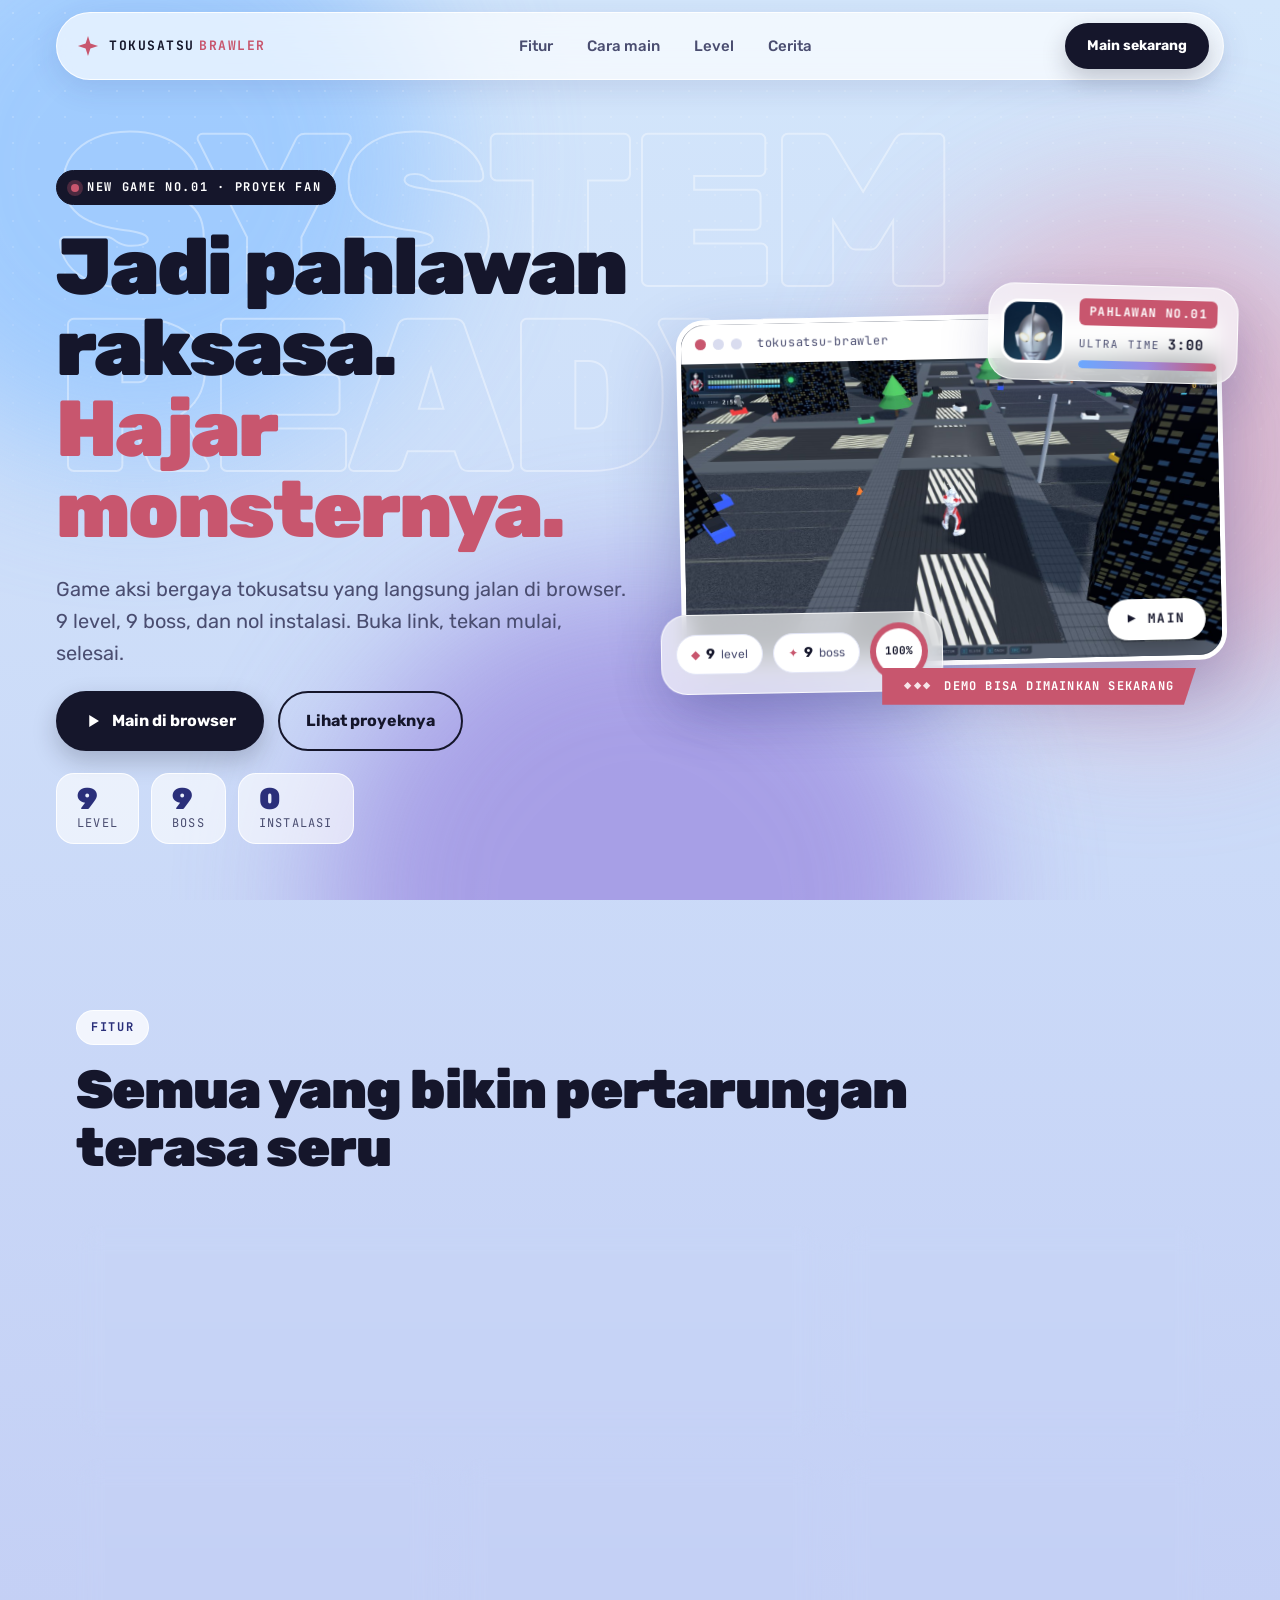
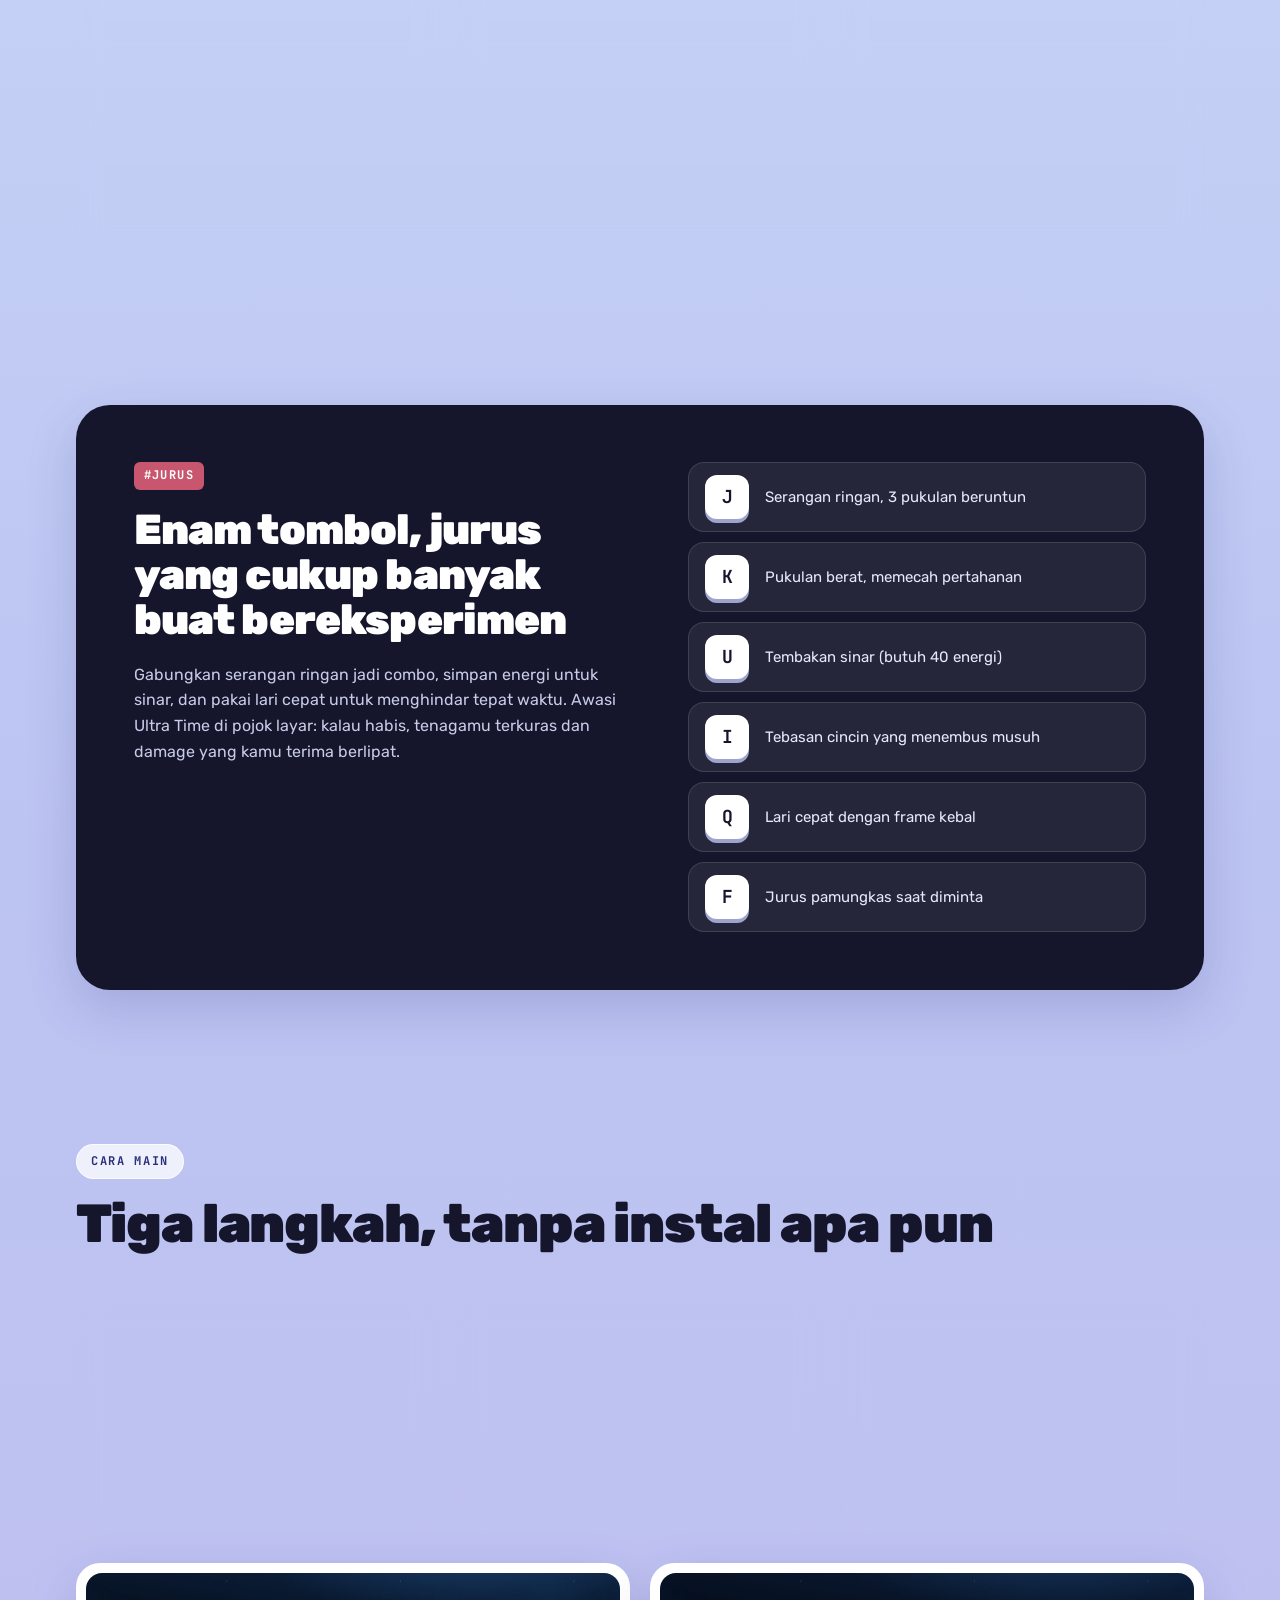
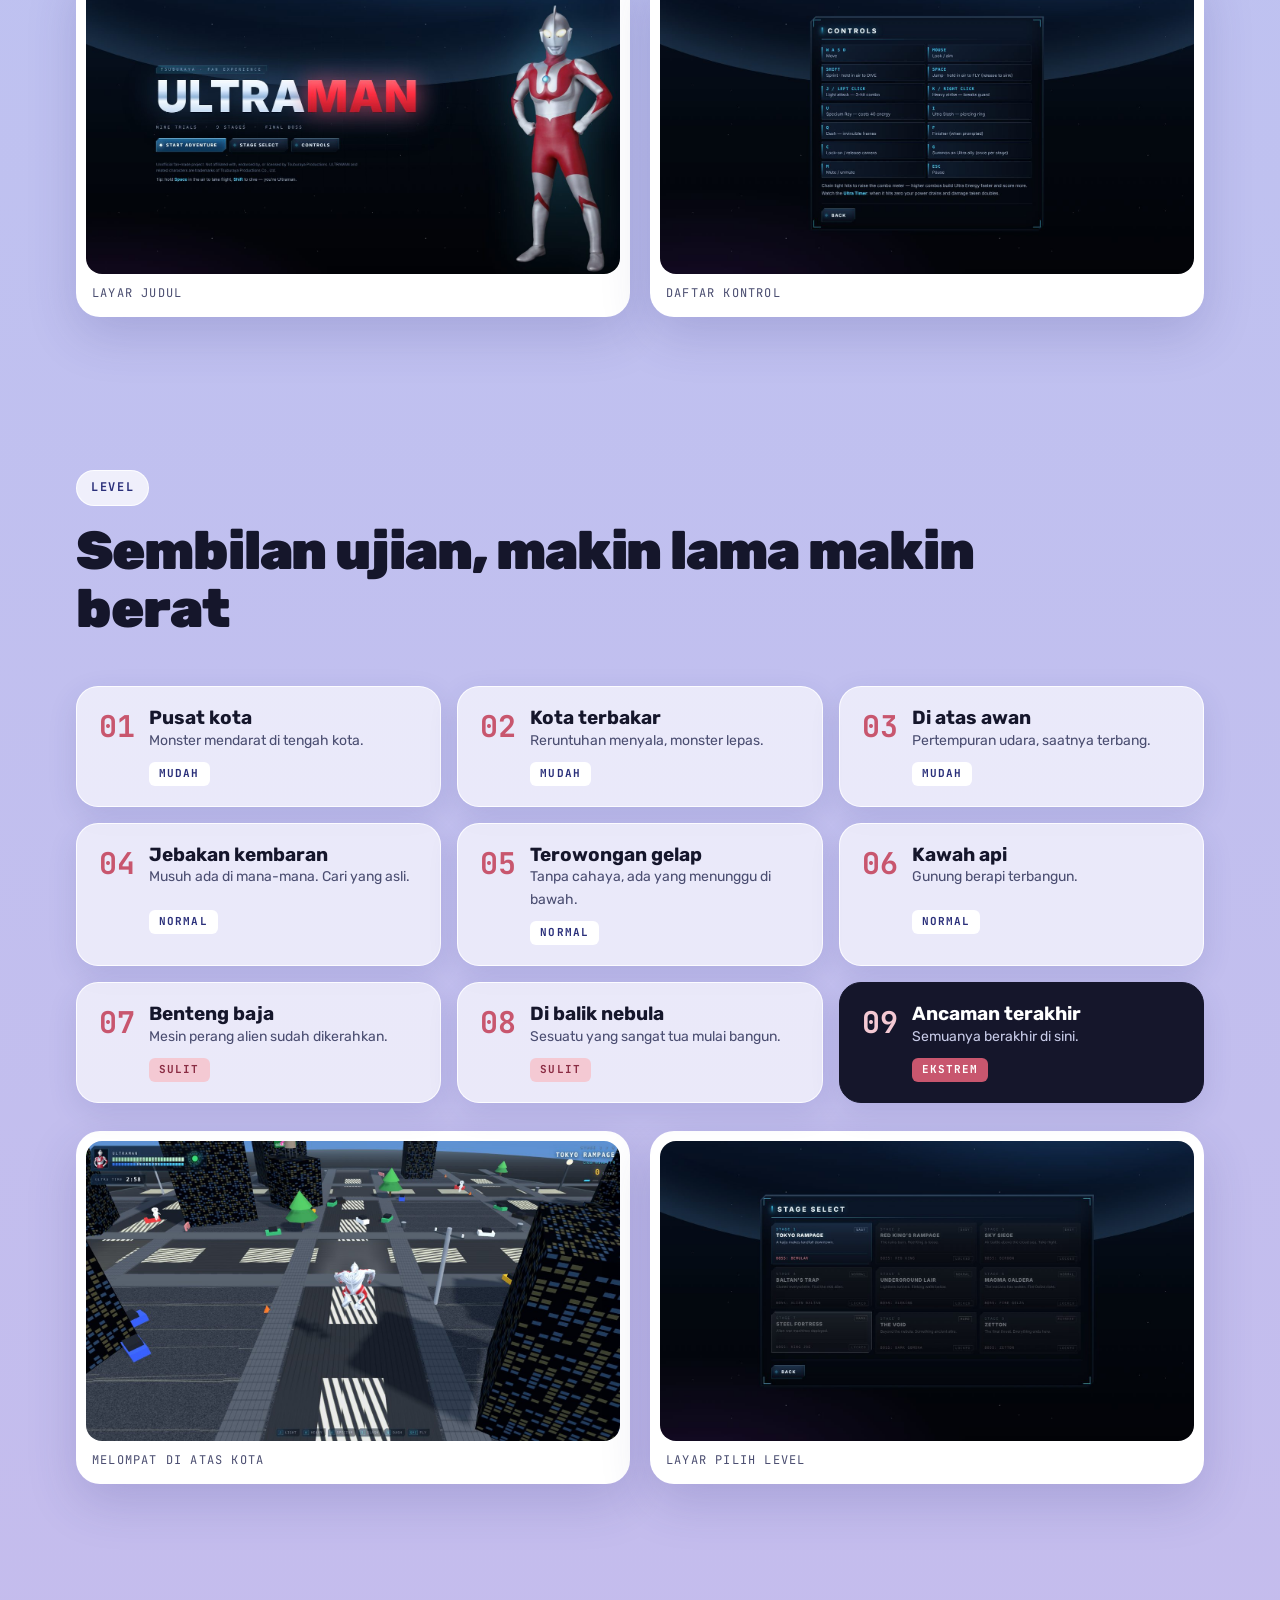
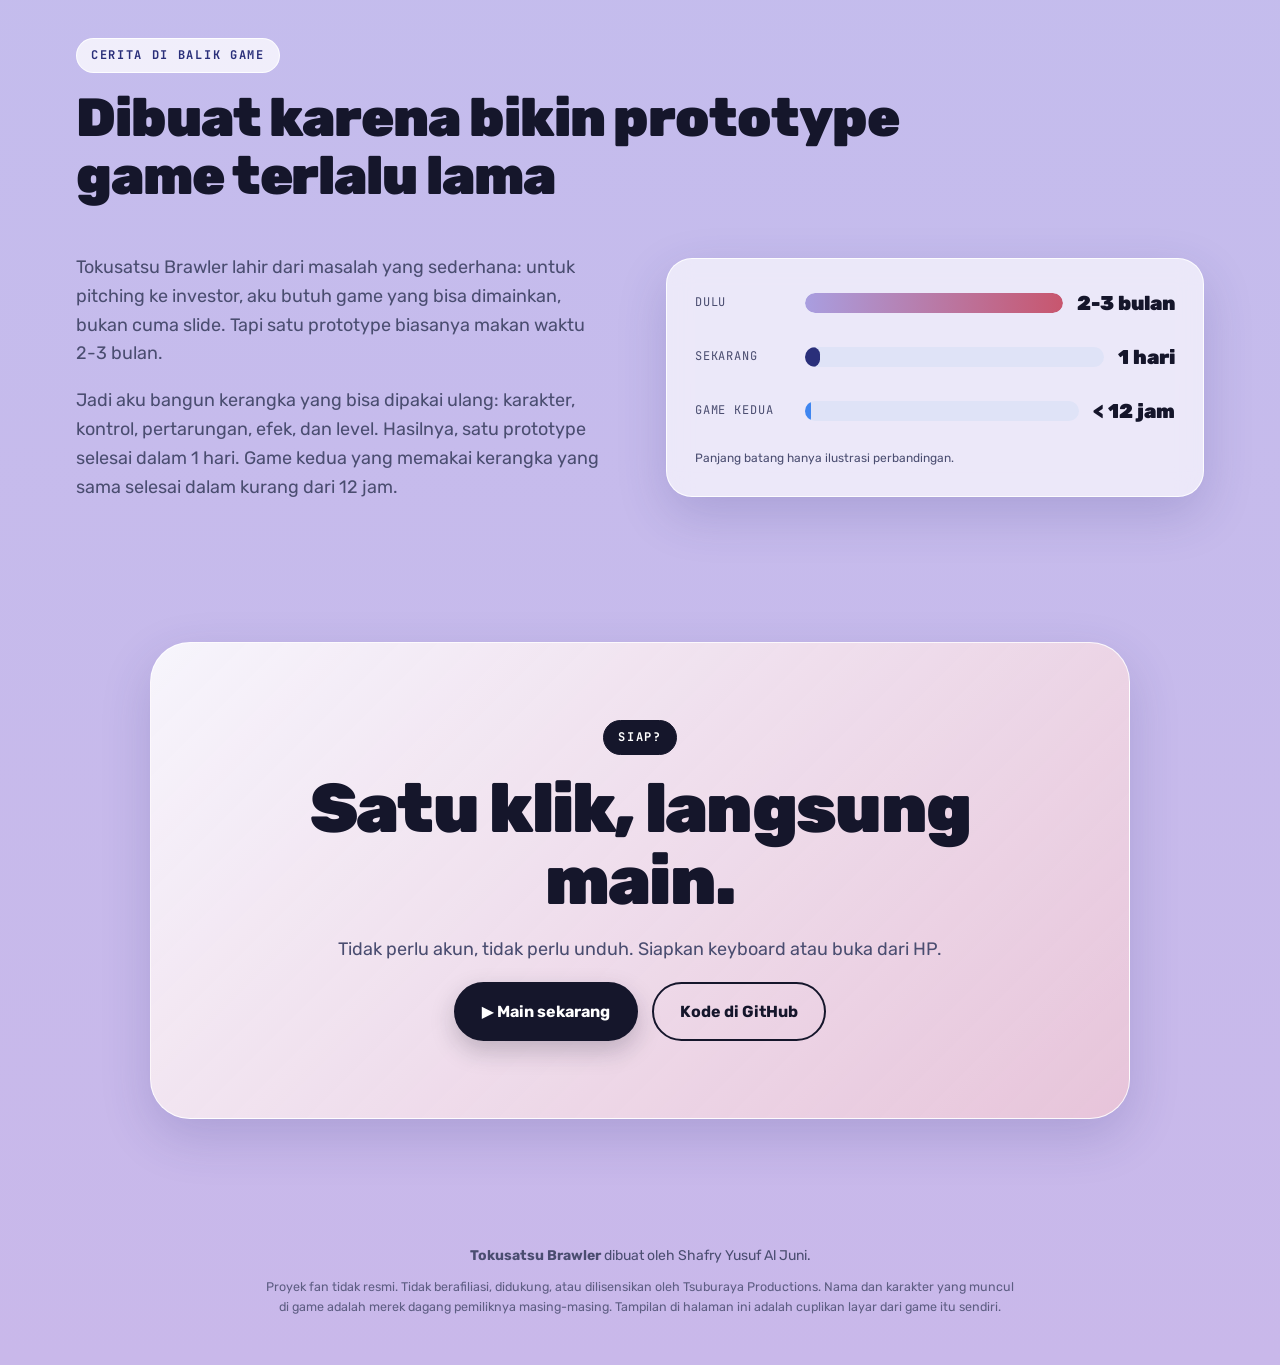
<file: index.html>
<!doctype html>
<html lang="id">
<head>
  <meta charset="utf-8">
  <meta name="viewport" content="width=device-width, initial-scale=1">
  <title>Tokusatsu Brawler: game aksi pahlawan raksasa di browser</title>
  <meta name="description" content="Tokusatsu Brawler adalah game aksi pahlawan raksasa lawan monster. 9 level, 9 boss, langsung main di browser tanpa instal apa pun.">
  <meta name="theme-color" content="#b7bff0">
  <meta property="og:title" content="Tokusatsu Brawler">
  <meta property="og:description" content="Jadi pahlawan raksasa dan hajar monster. 9 level, 9 boss, langsung main di browser.">
  <meta property="og:image" content="assets/img/gameplay-1.jpg">
  <link rel="icon" href="favicon.svg" type="image/svg+xml">
  <link rel="preconnect" href="https://fonts.googleapis.com">
  <link rel="preconnect" href="https://fonts.gstatic.com" crossorigin>
  <link href="https://fonts.googleapis.com/css2?family=JetBrains+Mono:wght@500;700&family=Rubik:wght@400;500;700;900&display=swap" rel="stylesheet">
  <link rel="stylesheet" href="css/style.css">
</head>
<body>
  <div class="sky" aria-hidden="true">
    <span class="orb orb-a"></span><span class="orb orb-b"></span><span class="orb orb-c"></span>
    <span class="grain"></span>
  </div>

  <header class="nav">
    <a class="brand" href="#top" aria-label="Tokusatsu Brawler, ke atas">
      <svg viewBox="0 0 24 24" width="22" height="22" aria-hidden="true"><path d="M12 1l2.6 8.4L23 12l-8.4 2.6L12 23l-2.6-8.4L1 12l8.4-2.6z" fill="currentColor"/></svg>
      <span>TOKUSATSU<b>BRAWLER</b></span>
    </a>
    <nav class="nav-links" aria-label="Menu utama">
      <a href="#fitur">Fitur</a>
      <a href="#cara-main">Cara main</a>
      <a href="#level">Level</a>
      <a href="#cerita">Cerita</a>
    </nav>
    <a class="btn btn-small" href="https://ultraman-nine-trials.pages.dev/" target="_blank" rel="noopener">Main sekarang</a>
  </header>

  <main id="top">
    <!-- HERO -->
    <section class="hero">
      <p class="ghost" aria-hidden="true">SYSTEM<br>READY</p>
      <div class="hero-copy">
        <p class="chip chip-dark"><span class="dot"></span> NEW GAME NO.01 · PROYEK FAN</p>
        <h1>Jadi pahlawan raksasa. <em>Hajar monsternya.</em></h1>
        <p class="lead">Game aksi bergaya tokusatsu yang langsung jalan di browser. 9 level, 9 boss, dan nol instalasi. Buka link, tekan mulai, selesai.</p>
        <div class="cta-row">
          <a class="btn" href="https://ultraman-nine-trials.pages.dev/" target="_blank" rel="noopener">
            <svg viewBox="0 0 24 24" width="18" height="18" aria-hidden="true"><path d="M7 4l13 8-13 8z" fill="currentColor"/></svg>
            Main di browser
          </a>
          <a class="btn btn-ghost" href="https://github.com/shafry00/tokusatsu-brawler" target="_blank" rel="noopener">Lihat proyeknya</a>
        </div>
        <ul class="mini-stats" aria-label="Ringkasan game">
          <li><b>9</b><span>level</span></li>
          <li><b>9</b><span>boss</span></li>
          <li><b>0</b><span>instalasi</span></li>
        </ul>
      </div>

      <div class="hero-visual">
        <figure class="window">
          <div class="window-bar" aria-hidden="true"><i></i><i></i><i></i><span>tokusatsu-brawler</span></div>
          <img src="assets/img/gameplay-1.jpg" alt="Cuplikan gameplay: pahlawan raksasa berjalan di jalanan kota di antara gedung-gedung" width="1400" height="788" fetchpriority="high">
          <a class="play-pill" href="https://ultraman-nine-trials.pages.dev/" target="_blank" rel="noopener">▶ MAIN</a>
        </figure>

        <aside class="card profile" aria-label="Kartu profil pahlawan">
          <img src="assets/img/avatar.jpg" alt="" width="64" height="64">
          <div>
            <p class="tag">PAHLAWAN NO.01</p>
            <p class="profile-line">ULTRA TIME <b>3:00</b></p>
            <div class="bar"><span style="--v:100%"></span></div>
          </div>
        </aside>

        <aside class="card widget" aria-label="Statistik singkat">
          <div class="pill-stat"><span class="ico">◆</span><b>9</b><small>level</small></div>
          <div class="pill-stat"><span class="ico">✦</span><b>9</b><small>boss</small></div>
          <div class="ring" style="--p:100" aria-label="Energi awal 100 persen"><span>100%</span></div>
        </aside>

        <p class="ribbon"><i>◆◆◆</i> Demo bisa dimainkan sekarang</p>
      </div>
    </section>

    <!-- FITUR -->
    <section class="section" id="fitur">
      <header class="section-head">
        <p class="chip">FITUR</p>
        <h2>Semua yang bikin pertarungan terasa seru</h2>
      </header>
      <div class="grid features">
        <article class="card feat feat-wide">
          <p class="tag">NO.01</p>
          <h3>Pertarungan yang terasa mantap</h3>
          <p>Serangan beruntun, pukulan berat yang memecah pertahanan, tembakan sinar, tebasan, dan jurus pamungkas. Setiap pukulan ada efek jeda dan layar bergetar, jadi kena atau tidak kena langsung terasa.</p>
        </article>
        <article class="card feat">
          <p class="tag">NO.02</p>
          <h3>Terbang dan meluncur</h3>
          <p>Tahan Space di udara untuk terbang, tahan Shift untuk meluncur turun menghantam musuh.</p>
        </article>
        <article class="card feat">
          <p class="tag">NO.03</p>
          <h3>9 level, 9 suasana</h3>
          <p>Dari pusat kota, langit di atas awan, sampai ruang angkasa. Tiap level punya tampilan dan lawan sendiri.</p>
        </article>
        <article class="card feat">
          <p class="tag">NO.04</p>
          <h3>Bisa dimainkan di HP</h3>
          <p>Ada kontrol layar sentuh, jadi buka link dari HP juga jalan.</p>
        </article>
        <article class="card feat">
          <p class="tag">NO.05</p>
          <h3>Suara dibuat langsung</h3>
          <p>Semua efek suara dibuat di browser, tanpa file audio. Hasilnya ringan dan cepat terbuka.</p>
        </article>
        <article class="card feat feat-full">
          <p class="tag">NO.06</p>
          <h3>Progres tersimpan</h3>
          <p>Level yang sudah dibuka dan skor terbaik tersimpan otomatis di browsermu.</p>
        </article>
      </div>
    </section>

    <!-- JURUS -->
    <section class="section">
      <div class="moves card-dark">
        <div class="moves-copy">
          <p class="tag tag-light">#JURUS</p>
          <h2>Enam tombol, jurus yang cukup banyak buat bereksperimen</h2>
          <p>Gabungkan serangan ringan jadi combo, simpan energi untuk sinar, dan pakai lari cepat untuk menghindar tepat waktu. Awasi Ultra Time di pojok layar: kalau habis, tenagamu terkuras dan damage yang kamu terima berlipat.</p>
        </div>
        <ul class="keys" aria-label="Daftar tombol utama">
          <li><kbd>J</kbd><span>Serangan ringan, 3 pukulan beruntun</span></li>
          <li><kbd>K</kbd><span>Pukulan berat, memecah pertahanan</span></li>
          <li><kbd>U</kbd><span>Tembakan sinar (butuh 40 energi)</span></li>
          <li><kbd>I</kbd><span>Tebasan cincin yang menembus musuh</span></li>
          <li><kbd>Q</kbd><span>Lari cepat dengan frame kebal</span></li>
          <li><kbd>F</kbd><span>Jurus pamungkas saat diminta</span></li>
        </ul>
      </div>
    </section>

    <!-- CARA MAIN -->
    <section class="section" id="cara-main">
      <header class="section-head">
        <p class="chip">CARA MAIN</p>
        <h2>Tiga langkah, tanpa instal apa pun</h2>
      </header>
      <ol class="steps">
        <li class="card"><span class="num">1</span><h3>Buka link demo</h3><p>Klik tombol Main di browser. Layar judul akan muncul.</p></li>
        <li class="card"><span class="num">2</span><h3>Pilih Start Adventure</h3><p>Level pertama langsung terbuka. Level lain terbuka satu per satu setelah kamu menang.</p></li>
        <li class="card"><span class="num">3</span><h3>Gerak dengan WASD</h3><p>Serang dengan J atau klik kiri. Di HP, pakai tombol di layar.</p></li>
      </ol>
      <div class="shot-pair">
        <figure class="shot"><img src="assets/img/title-screen.jpg" alt="Layar judul game dengan tiga tombol: Start Adventure, Stage Select, dan Controls" loading="lazy" width="1400" height="788"><figcaption>Layar judul</figcaption></figure>
        <figure class="shot"><img src="assets/img/controls.jpg" alt="Layar daftar kontrol keyboard dan mouse" loading="lazy" width="1400" height="788"><figcaption>Daftar kontrol</figcaption></figure>
      </div>
    </section>

    <!-- LEVEL -->
    <section class="section" id="level">
      <header class="section-head">
        <p class="chip">LEVEL</p>
        <h2>Sembilan ujian, makin lama makin berat</h2>
      </header>
      <ol class="levels">
        <li><b>01</b><div><h3>Pusat kota</h3><p>Monster mendarat di tengah kota.</p></div><em class="lv easy">Mudah</em></li>
        <li><b>02</b><div><h3>Kota terbakar</h3><p>Reruntuhan menyala, monster lepas.</p></div><em class="lv easy">Mudah</em></li>
        <li><b>03</b><div><h3>Di atas awan</h3><p>Pertempuran udara, saatnya terbang.</p></div><em class="lv easy">Mudah</em></li>
        <li><b>04</b><div><h3>Jebakan kembaran</h3><p>Musuh ada di mana-mana. Cari yang asli.</p></div><em class="lv normal">Normal</em></li>
        <li><b>05</b><div><h3>Terowongan gelap</h3><p>Tanpa cahaya, ada yang menunggu di bawah.</p></div><em class="lv normal">Normal</em></li>
        <li><b>06</b><div><h3>Kawah api</h3><p>Gunung berapi terbangun.</p></div><em class="lv normal">Normal</em></li>
        <li><b>07</b><div><h3>Benteng baja</h3><p>Mesin perang alien sudah dikerahkan.</p></div><em class="lv hard">Sulit</em></li>
        <li><b>08</b><div><h3>Di balik nebula</h3><p>Sesuatu yang sangat tua mulai bangun.</p></div><em class="lv hard">Sulit</em></li>
        <li class="final"><b>09</b><div><h3>Ancaman terakhir</h3><p>Semuanya berakhir di sini.</p></div><em class="lv extreme">Ekstrem</em></li>
      </ol>
      <div class="shot-pair">
        <figure class="shot"><img src="assets/img/gameplay-2.jpg" alt="Cuplikan gameplay: pahlawan raksasa melompat di atas persimpangan kota" loading="lazy" width="1400" height="788"><figcaption>Melompat di atas kota</figcaption></figure>
        <figure class="shot"><img src="assets/img/stage-select.jpg" alt="Layar pilih level berisi sembilan kartu level" loading="lazy" width="1400" height="788"><figcaption>Layar pilih level</figcaption></figure>
      </div>
    </section>

    <!-- CERITA -->
    <section class="section" id="cerita">
      <header class="section-head">
        <p class="chip">CERITA DI BALIK GAME</p>
        <h2>Dibuat karena bikin prototype game terlalu lama</h2>
      </header>
      <div class="story">
        <div class="story-copy">
          <p>Tokusatsu Brawler lahir dari masalah yang sederhana: untuk pitching ke investor, aku butuh game yang bisa dimainkan, bukan cuma slide. Tapi satu prototype biasanya makan waktu <span class="nb">2-3 bulan</span>.</p>
          <p>Jadi aku bangun kerangka yang bisa dipakai ulang: karakter, kontrol, pertarungan, efek, dan level. Hasilnya, satu prototype selesai dalam 1 hari. Game kedua yang memakai kerangka yang sama selesai dalam kurang dari 12 jam.</p>
        </div>
        <div class="card compare" aria-label="Perbandingan waktu membuat prototype">
          <div class="row"><span>Dulu</span><div class="track"><i class="fill old" style="--w:100%"></i></div><b>2-3 bulan</b></div>
          <div class="row"><span>Sekarang</span><div class="track"><i class="fill new" style="--w:5%"></i></div><b>1 hari</b></div>
          <div class="row"><span>Game kedua</span><div class="track"><i class="fill new2" style="--w:2.5%"></i></div><b>&lt; 12 jam</b></div>
          <p class="note">Panjang batang hanya ilustrasi perbandingan.</p>
        </div>
      </div>
    </section>

    <!-- CTA -->
    <section class="cta">
      <div class="cta-card">
        <p class="chip chip-dark">SIAP?</p>
        <h2>Satu klik, langsung main.</h2>
        <p>Tidak perlu akun, tidak perlu unduh. Siapkan keyboard atau buka dari HP.</p>
        <div class="cta-row center">
          <a class="btn" href="https://ultraman-nine-trials.pages.dev/" target="_blank" rel="noopener">▶ Main sekarang</a>
          <a class="btn btn-ghost" href="https://github.com/shafry00/tokusatsu-brawler" target="_blank" rel="noopener">Kode di GitHub</a>
        </div>
      </div>
    </section>
  </main>

  <footer class="footer">
    <p><b>Tokusatsu Brawler</b> dibuat oleh Shafry Yusuf Al Juni.</p>
    <p class="legal">Proyek fan tidak resmi. Tidak berafiliasi, didukung, atau dilisensikan oleh Tsuburaya Productions. Nama dan karakter yang muncul di game adalah merek dagang pemiliknya masing-masing. Tampilan di halaman ini adalah cuplikan layar dari game itu sendiri.</p>
  </footer>

  <script src="js/main.js" defer></script>
</body>
</html>
</file>
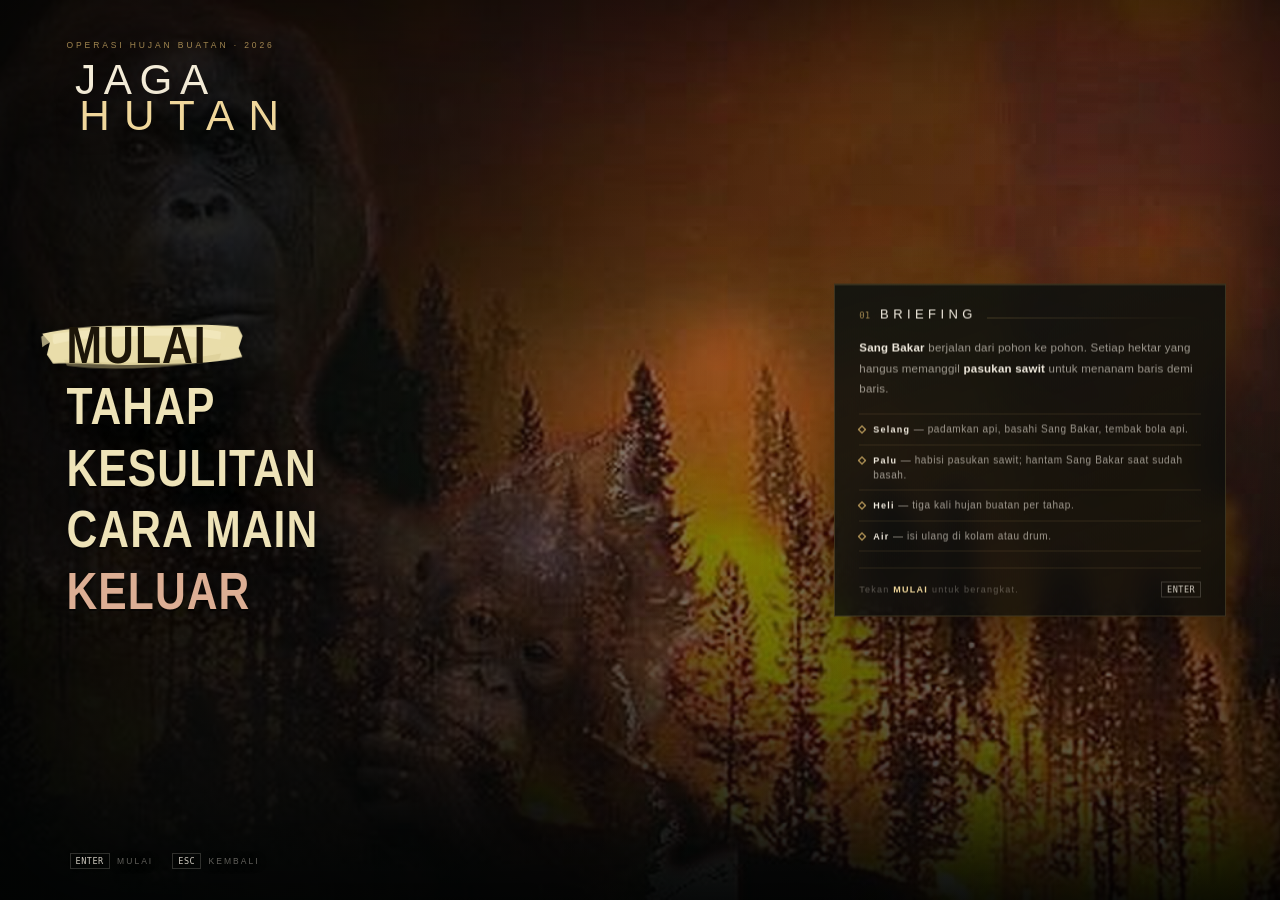
<file: hutan/index.html>
<!DOCTYPE html>
<html lang="id">
<head>
<meta http-equiv="cache-control" content="no-store">
<meta http-equiv="pragma" content="no-cache">
<meta charset="utf-8" />
<meta name="viewport" content="width=device-width, initial-scale=1, maximum-scale=1, user-scalable=no, viewport-fit=cover" />
<meta name="theme-color" content="#0a0c08" />
<title>JAGA HUTAN — Operasi Hujan Buatan</title>
<link rel="stylesheet" href="css/style.css?v=38" />
</head>
<body>

<div id="app">
  <canvas id="gl"></canvas>

  <!-- ======================= HUD ======================= -->
  <div id="hud" class="hidden">

    <!-- ---------- top left: the ranger ---------- -->
    <div class="vitals">
      <div class="who">
        <span class="badge">R1</span>
        <span class="callsign">RANGER <b>01</b></span>
        <span class="obj-tag">HUTAN TIGAPULUH</span>
      </div>

      <div class="hp-row">
        <div class="hpbar" id="hpBar">
          <div class="hpfill" id="hpFill"></div>
          <i class="tick" style="left:12.5%"></i><i class="tick" style="left:25%"></i>
          <i class="tick" style="left:37.5%"></i><i class="tick" style="left:50%"></i>
          <i class="tick" style="left:62.5%"></i><i class="tick" style="left:75%"></i>
          <i class="tick" style="left:87.5%"></i>
        </div>
        <div class="hpnum"><b id="hpText">100</b><span>/</span><span id="hpMax">100</span></div>
      </div>

      <div class="water">
        <div class="water-track"><div id="waterFill"></div></div>
        <span class="water-lbl" id="waterText">AIR 100</span>
      </div>

      <div class="godchip" id="godChip" aria-hidden="true">∞ MODE DEWA · F</div>
      <div class="obj" id="hint">J semprot/palu · ← → kamera · G heli · F dewa</div>
    </div>

    <!-- ---------- top centre: compass ---------- -->
    <canvas id="compass" width="800" height="64"></canvas>

    <!-- ---------- top right: the forest ---------- -->
    <div class="meters">
      <div class="stage">
        <span class="tno">TAHAP <b id="stageNum">1</b><i>/</i><span id="stageTotal">3</span></span>
        <span class="tname" id="stageName">TAMAN NASIONAL</span>
      </div>
      <div class="mrow">
        <svg class="mi" viewBox="0 0 20 20" aria-hidden="true">
          <path d="M10 2 L14 8 H11.6 L15.4 14 H4.6 L8.4 8 H6 Z" />
          <rect x="9.2" y="13" width="1.6" height="5" />
        </svg>
        <div class="mtrack"><div id="forestFill"></div></div>
        <b id="forestPct">100%</b>
      </div>
      <div class="mrow saw">
        <svg class="mi" viewBox="0 0 20 20" aria-hidden="true">
          <path d="M10 18 V9" />
          <path d="M10 9 C6 9 4 6 3 3 C7 3 10 5 10 9 Z" />
          <path d="M10 9 C14 9 16 6 17 3 C13 3 10 5 10 9 Z" />
          <path d="M10 13 C7 13 5 11 4 9 C7.5 9 10 10.5 10 13 Z" />
          <path d="M10 13 C13 13 15 11 16 9 C12.5 9 10 10.5 10 13 Z" />
        </svg>
        <div class="mtrack"><div id="sawitFill"></div></div>
        <b id="sawitPct">0%</b>
      </div>
      <div class="scoreline">
        <b id="score">0</b><span>SKOR</span><i></i><span class="clock" id="clock">0:00</span>
      </div>
    </div>

    <!-- ---------- right: the tool wheel ---------- -->
    <div class="wheel" id="wheel">
      <svg class="wheel-svg" viewBox="0 0 160 160" aria-hidden="true">
        <circle class="wfill" cx="80" cy="80" r="50" />
        <circle class="wtrack" cx="80" cy="80" r="61" />
        <circle class="wseg" id="segHose" data-w="hose" cx="80" cy="80" r="61"
                transform="rotate(183 80 80)" stroke-dasharray="152 231" />
        <circle class="wseg" id="segHammer" data-w="hammer" cx="80" cy="80" r="61"
                transform="rotate(3 80 80)" stroke-dasharray="152 231" />
      </svg>

      <div class="whub">
        <span class="wname" id="wheelName">SELANG</span>
        <b class="wammo" id="wheelAmmo">110</b>
        <em class="wunit">AIR</em>
      </div>

      <button class="wkey top" id="labHose" data-w="hose" type="button" title="Selang (1)">1</button>
      <button class="wkey bot" id="labHammer" data-w="hammer" type="button" title="Palu (2)">2</button>

      <div class="wheli">
        <svg class="hi" viewBox="0 0 24 24" aria-hidden="true">
          <path d="M2 5 H22" /><path d="M12 5 V9" /><path d="M5 9 H19 L17 14 H7 Z" />
          <path d="M9 18 H15" /><path d="M12 14 V18" />
        </svg>
        <span class="hpips" id="heliRow"></span>
        <b id="heliText">3</b>
        <span class="hlabel">HELI</span>
      </div>
    </div>

    <!-- ---------- bottom left: field chips ---------- -->
    <div class="chips">
      <div class="chip">
        <svg class="ci fire" viewBox="0 0 24 24" aria-hidden="true">
          <path d="M12 2 C15 7 19 8 19 14 A7 7 0 0 1 5 14 C5 10 8 8 9 4 C10 7 12 8 12 10 C13.5 7 13 4 12 2 Z" />
        </svg>
        <b id="fireCount">0</b>
        <em>API</em>
      </div>
      <div class="chip">
        <svg class="ci palm" viewBox="0 0 24 24" aria-hidden="true">
          <path d="M12 22 V11" />
          <path d="M12 11 C8 11 5.5 8 4.5 4 C9 4 12 6.5 12 11 Z" />
          <path d="M12 11 C16 11 18.5 8 19.5 4 C15 4 12 6.5 12 11 Z" />
          <path d="M12 15 C9 15 6.5 13 5.5 10 C9.5 10 12 11.8 12 15 Z" />
          <path d="M12 15 C15 15 17.5 13 18.5 10 C14.5 10 12 11.8 12 15 Z" />
        </svg>
        <b id="sawitCount">0</b>
        <em>SAWIT</em>
      </div>
      <div class="chip">
        <svg class="ci water" viewBox="0 0 24 24" aria-hidden="true">
          <path d="M12 3 C15 8 18 11 18 15 A6 6 0 0 1 6 15 C6 11 9 8 12 3 Z" />
        </svg>
        <b id="tankPct">100</b>
        <em>AIR</em>
      </div>
    </div>

    <!-- ---------- boss ---------- -->
    <div class="boss hidden" id="boss">
      <div class="boss-top">
        <span class="bname" id="bossName">SANG BAKAR</span>
        <span class="btag" id="bossTag">PENYEBAB KEBAKARAN</span>
      </div>
      <div class="boss-bar">
        <div class="boss-main" id="bossFill"></div>
        <div class="boss-soak" id="bossSoak"></div>
      </div>
      <div class="boss-sub" id="bossSub">SIRAM HINGGA PADAM, LALU HANTAM DENGAN PALU</div>
    </div>

    <!-- ---------- bottom right: radar ---------- -->
    <canvas id="minimap" width="220" height="220"></canvas>

    <div id="banner" class="banner"></div>
    <div id="toast" class="toast"></div>
    <div id="hurt" class="hurt"></div>
    <div id="crosshair"><i></i></div>
  </div>

  <!-- ======================= TOUCH CONTROLS ======================= -->
  <div id="touch" class="hidden" aria-hidden="true">
    <div class="stick" id="stick">
      <i class="stick-ring"></i>
      <b class="stick-knob" id="stickKnob"></b>
    </div>
    <div class="tact">
      <div class="tact-grid">
        <button class="tbtn" data-act="swap" type="button">ALAT</button>
        <button class="tbtn" data-act="jump" type="button">LOMPAT</button>
        <button class="tbtn" data-act="roll" type="button">GULING</button>
        <button class="tbtn" data-act="heli" type="button">HELI</button>
      </div>
      <button class="tbtn big" id="tFire" type="button"><span>AKSI</span></button>
    </div>
    <button class="tbtn pause" id="tPause" type="button" aria-label="Jeda">II</button>
  </div>

  <div id="rotate" class="hidden"><b>MIRINGKAN PERANGKAT</b><span>layar lebar lebih enak untuk berburu api</span></div>

  <!-- ======================= LOADING ======================= -->
  <div id="loading" class="screen">
    <div class="wrap load-wrap">
      <div class="kicker">MEMUAT OPERASI</div>
      <h1 class="logo">JAGA<br><em>HUTAN</em></h1>
      <div class="loadbar"><div id="loadFill"></div></div>
      <div class="loadtext" id="loadText">menyiapkan perlengkapan…</div>
    </div>
  </div>

  <!-- ======================= TITLE / MENU ======================= -->
  <div id="title" class="screen hidden">
    <div class="veil"></div>

    <header class="brand">
      <div class="kicker">OPERASI HUJAN BUATAN · 2026</div>
      <h1 class="logo">JAGA<br><em>HUTAN</em></h1>
      <div class="best" id="saveNote"></div>
    </header>

    <div class="menu">
      <nav class="menu-list" aria-label="Menu utama">
        <button class="arc-btn active" id="startBtn" data-tab="mulai" type="button" title="Mulai operasi">
          <span>MULAI</span>
        </button>
        <button class="arc-btn" data-tab="tahap" type="button" title="Pilih tahap">
          <span>TAHAP</span>
        </button>
        <button class="arc-btn" data-tab="sulit" type="button" title="Kesulitan">
          <span>KESULITAN</span>
        </button>
        <button class="arc-btn" data-tab="cara" type="button" title="Cara main">
          <span>CARA MAIN</span>
        </button>
        <button class="arc-btn danger" data-tab="keluar" type="button" title="Keluar">
          <span>KELUAR</span>
        </button>
      </nav>

      <div class="panel" id="menuPanel">
        <button class="sheet-close" id="sheetClose" type="button" aria-label="Tutup panel">×</button>
        <!-- mulai -->
        <section class="pane active" data-pane="mulai">
          <div class="pane-head">
            <span class="pane-no">01</span>
            <h2>Briefing</h2>
            <span class="pane-rule"></span>
          </div>
          <p class="brief">
            <b>Sang Bakar</b> berjalan dari pohon ke pohon. Setiap hektar yang hangus
            memanggil <b>pasukan sawit</b> untuk menanam baris demi baris.
          </p>
          <ul class="brief-list">
            <li><b>Selang</b> — padamkan api, basahi Sang Bakar, tembak bola api.</li>
            <li><b>Palu</b> — habisi pasukan sawit; hantam Sang Bakar saat sudah basah.</li>
            <li><b>Heli</b> — tiga kali hujan buatan per tahap.</li>
            <li><b>Air</b> — isi ulang di kolam atau drum.</li>
          </ul>
          <div class="pane-foot">
            <span>Tekan <b>MULAI</b> untuk berangkat.</span>
            <kbd>ENTER</kbd>
          </div>
        </section>

        <!-- tahap -->
        <section class="pane" data-pane="tahap">
          <div class="pane-head">
            <span class="pane-no">02</span>
            <h2>Pilih Tahap</h2>
            <span class="pane-rule"></span>
          </div>
          <div class="opt-list" id="stageOpts">
            <button class="opt on" data-stage="0" type="button">
              <span class="dot"></span>
              <span class="opt-name">TAMAN NASIONAL<i>Kabut pagi, api cepat menyebar.</i></span>
              <span class="opt-val">01</span>
            </button>
            <button class="opt" data-stage="1" type="button">
              <span class="dot"></span>
              <span class="opt-name">HUTAN GAMBUT<i>Tanah hitam, asap tebal, sawit rakus.</i></span>
              <span class="opt-val">02</span>
            </button>
            <button class="opt" data-stage="2" type="button">
              <span class="dot"></span>
              <span class="opt-name">HUTAN HUJAN<i>Hujan deras. Sang Bakar marah.</i></span>
              <span class="opt-val">03</span>
            </button>
          </div>
          <div class="pane-foot"><span>Mulai dari tahap yang dipilih.</span></div>
        </section>

        <!-- kesulitan -->
        <section class="pane" data-pane="sulit">
          <div class="pane-head">
            <span class="pane-no">03</span>
            <h2>Kesulitan</h2>
            <span class="pane-rule"></span>
          </div>
          <div class="opt-list" id="diffOpts">
            <button class="opt" data-diff="santai" type="button">
              <span class="dot"></span>
              <span class="opt-name">SANTAI<i>Api lambat. Ranger lebih tahan.</i></span>
              <span class="opt-val">01</span>
            </button>
            <button class="opt on" data-diff="normal" type="button">
              <span class="dot"></span>
              <span class="opt-name">NORMAL<i>Seimbang, sedikit berpihak ke ranger.</i></span>
              <span class="opt-val">02</span>
            </button>
            <button class="opt" data-diff="nekat" type="button">
              <span class="dot"></span>
              <span class="opt-name">NEKAT<i>Api cepat, sawit banyak, satu nyawa.</i></span>
              <span class="opt-val">03</span>
            </button>
          </div>
          <div class="pane-foot"><span>Bisa diubah sebelum operasi dimulai.</span></div>
        </section>

        <!-- cara main -->
        <section class="pane" data-pane="cara">
          <div class="pane-head">
            <span class="pane-no">04</span>
            <h2>Kendali</h2>
            <span class="pane-rule"></span>
          </div>
          <div class="keys">
            <div><kbd>W A S D</kbd><span>bergerak</span></div>
            <div><kbd>◀ ▶ ▲ ▼</kbd><span>putar kamera</span></div>
            <div><kbd>SPACE</kbd><span>lompat</span></div>
            <div><kbd>SHIFT</kbd><span>lari</span></div>
            <div><kbd>Q</kbd><span>gelinding</span></div>
            <div><kbd>J</kbd><span>pakai alat (tahan)</span></div>
            <div><kbd>1</kbd><kbd>2</kbd><kbd>TAB</kbd><span>ganti alat</span></div>
            <div><kbd>G</kbd><span>panggil heli</span></div>
            <div><kbd>F</kbd><span>mode dewa</span></div>
            <div><kbd>ESC</kbd><span>jeda</span></div>
            <div><kbd>M</kbd><span>bisu</span></div>
          </div>

          <div class="keys touch-keys">
            <div><kbd>STIK KIRI</kbd><span>jalan · dorong jauh untuk lari</span></div>
            <div><kbd>GESER LAYAR</kbd><span>putar kamera</span></div>
            <div><kbd>AKSI</kbd><span>semprot / palu (tahan)</span></div>
            <div><kbd>ALAT</kbd><span>tukar selang &amp; palu</span></div>
            <div><kbd>LOMPAT</kbd><kbd>GULING</kbd><span>lompat &amp; menggelinding</span></div>
            <div><kbd>HELI</kbd><span>panggil hujan buatan</span></div>
            <div><kbd>II</kbd><span>jeda</span></div>
          </div>
        </section>

        <!-- keluar -->
        <section class="pane" data-pane="keluar">
          <div class="pane-head">
            <span class="pane-no">05</span>
            <h2>Keluar</h2>
            <span class="pane-rule"></span>
          </div>
          <p class="brief">Operasi bisa dimulai ulang kapan saja. Skor terbaik tetap tersimpan di perangkat ini.</p>
          <div class="pane-foot">
            <span>Tutup tab untuk keluar, atau</span>
            <button class="btn small ghost" id="reloadBtn" type="button">MUAT ULANG</button>
          </div>
        </section>
      </div>
    </div>

    <div class="menu-hint">
      <span class="kbd-hint"><kbd>ENTER</kbd> MULAI</span>
      <span class="kbd-hint"><kbd>ESC</kbd> KEMBALI</span>
      <span class="touch-note">SENTUH UNTUK MEMILIH</span>
    </div>
  </div>

  <!-- ======================= PAUSE ======================= -->
  <div id="pause" class="screen hidden">
    <div class="wrap">
      <div class="kicker">OPERASI DIJEDA</div>
      <h2 class="h2">Jeda</h2>
      <p class="small" id="pauseStage">Taman Nasional</p>
      <div class="title-actions">
        <button id="resumeBtn" class="btn">LANJUT</button>
        <button id="quitBtn" class="btn ghost">ULANGI TAHAP</button>
      </div>
    </div>
  </div>

  <!-- ======================= CLEAR ======================= -->
  <div id="clear" class="screen hidden">
    <div class="wrap">
      <div class="kicker">TAHAP SELESAI</div>
      <h2 class="h2 green">HUTAN AMAN</h2>
      <div class="stats" id="clearStats"></div>
      <div class="title-actions">
        <button id="nextBtn" class="btn">TAHAP BERIKUTNYA</button>
      </div>
    </div>
  </div>

  <!-- ======================= GAME OVER ======================= -->
  <div id="gameover" class="screen hidden">
    <div class="wrap">
      <div class="kicker">TAHAP GAGAL</div>
      <h2 class="h2 ember">HUTAN JADI KEBUN SAWIT</h2>
      <p class="pitch small" id="overText">
        Terlalu banyak tanah hangus. Pasukan sawit masuk dan menanam baris demi baris.
      </p>
      <div class="stats" id="overStats"></div>
      <div class="title-actions">
        <button id="retryBtn" class="btn">ULANGI TAHAP</button>
      </div>
    </div>
  </div>

  <div id="flash"></div>
</div>

<script src="../js/three.min.js"></script>
<script>window.MODEL_BASE = "../assets/models/";</script>
<script src="../js/lib/GLTFLoader.js"></script>
<script src="../js/lib/SkeletonUtils.js"></script>
<script src="../js/audio.js?v=38"></script>
<script src="../js/fx.js?v=38"></script>
<script src="../js/models.js?v=38"></script>
<script src="js/wowok.js?v=38"></script>
<script src="js/orang.js?v=38"></script>
<script src="js/fire.js?v=38"></script>
<script src="js/forest.js?v=38"></script>
<script src="js/player.js?v=38"></script>
<script src="js/boss.js?v=38"></script>
<script src="js/planters.js?v=38"></script>
<script src="js/heli.js?v=38"></script>
<script src="js/hud.js?v=38"></script>
<script src="js/touch.js?v=38"></script>
<script src="js/game.js?v=38"></script>
</body>
</html>
</file>
<file: css/style.css>
:root {
  --sky-1: #d3e6fb;
  --sky-2: #bcc4f2;
  --lav: #a99ee0;
  --rose: #c8566e;
  --rose-soft: #f4c9d3;
  --navy: #2a2f7a;
  --ink: #15162b;
  --muted: #4a4d70;
  --glass: rgba(255, 255, 255, .66);
  --glass-line: rgba(255, 255, 255, .85);
  --radius: 26px;
  --shadow: 0 18px 50px rgba(42, 47, 122, .18);
  --mono: "JetBrains Mono", ui-monospace, Menlo, monospace;
  --sans: "Rubik", system-ui, -apple-system, "Segoe UI", sans-serif;
  --gutter: clamp(18px, 5vw, 56px);
}

* { box-sizing: border-box; margin: 0; padding: 0; }
html { scroll-behavior: smooth; }
body {
  font-family: var(--sans);
  color: var(--ink);
  background: linear-gradient(180deg, var(--sky-1) 0%, var(--sky-2) 40%, #c9b8ea 100%);
  line-height: 1.6;
  -webkit-font-smoothing: antialiased;
  overflow-x: hidden;
}
img { max-width: 100%; height: auto; display: block; }
a { color: inherit; }
:focus-visible { outline: 3px solid var(--navy); outline-offset: 3px; border-radius: 8px; }

/* ---------- Latar langit ---------- */
.sky { position: fixed; inset: 0; z-index: -1; overflow: hidden; pointer-events: none; }
.orb { position: absolute; border-radius: 50%; filter: blur(70px); opacity: .75; }
.orb-a { width: 46vw; height: 46vw; left: -12vw; top: -10vw; background: #8fc3ff; }
.orb-b { width: 40vw; height: 40vw; right: -10vw; top: 22vh; background: #e59ab0; opacity: .55; }
.orb-c { width: 50vw; height: 50vw; left: 25vw; bottom: -25vw; background: #9b8be0; }
.grain {
  position: absolute; inset: 0; opacity: .35;
  background-image: radial-gradient(rgba(255, 255, 255, .55) 1px, transparent 1.4px);
  background-size: 26px 26px;
  mask-image: linear-gradient(180deg, #000, transparent 70%);
}

/* ---------- Navigasi ---------- */
.nav {
  position: sticky; top: 12px; z-index: 20;
  margin: 12px var(--gutter) 0;
  display: flex; align-items: center; justify-content: space-between; gap: 16px;
  padding: 10px 14px 10px 20px;
  background: var(--glass); border: 1px solid var(--glass-line);
  border-radius: 999px; backdrop-filter: blur(14px); -webkit-backdrop-filter: blur(14px);
  box-shadow: 0 8px 30px rgba(42, 47, 122, .12);
}
.brand { display: inline-flex; align-items: center; gap: 10px; text-decoration: none; color: var(--rose); font-family: var(--mono); font-weight: 700; font-size: 13px; letter-spacing: .12em; }
.brand span { color: var(--ink); }
.brand b { color: var(--rose); margin-left: 4px; }
.nav-links { display: flex; gap: 6px; }
.nav-links a { text-decoration: none; padding: 8px 14px; border-radius: 999px; font-weight: 500; font-size: 15px; color: var(--muted); transition: background .2s, color .2s; }
.nav-links a:hover { background: rgba(255, 255, 255, .8); color: var(--ink); }

/* ---------- Tombol ---------- */
.btn {
  display: inline-flex; align-items: center; justify-content: center; gap: 10px;
  padding: 15px 26px; border-radius: 999px; border: 2px solid var(--ink);
  background: var(--ink); color: #fff; text-decoration: none; font-weight: 700; font-size: 16px;
  transition: transform .2s, box-shadow .2s, background .2s;
  box-shadow: 0 10px 24px rgba(21, 22, 43, .22);
}
.btn:hover { transform: translateY(-2px); box-shadow: 0 14px 30px rgba(21, 22, 43, .28); background: var(--rose); border-color: var(--rose); }
.btn-ghost { background: transparent; color: var(--ink); box-shadow: none; }
.btn-ghost:hover { background: #fff; color: var(--ink); border-color: var(--ink); }
.btn-small { padding: 10px 20px; font-size: 14px; }

/* ---------- Label kecil ---------- */
.chip { display: inline-flex; align-items: center; gap: 8px; font-family: var(--mono); font-weight: 700; font-size: 12px; letter-spacing: .14em; padding: 7px 14px; border-radius: 999px; background: rgba(255, 255, 255, .75); color: var(--navy); border: 1px solid var(--glass-line); }
.chip-dark { background: var(--ink); color: #fff; border-color: var(--ink); }
.chip .dot { width: 8px; height: 8px; border-radius: 50%; background: var(--rose); box-shadow: 0 0 0 4px rgba(200, 86, 110, .3); }
.tag { display: inline-block; font-family: var(--mono); font-weight: 700; font-size: 12px; letter-spacing: .12em; color: #fff; background: var(--rose); padding: 4px 10px; border-radius: 6px; }
.tag-light { background: #fff; color: var(--ink); }

/* ---------- Kartu kaca ---------- */
.card { background: var(--glass); border: 1px solid var(--glass-line); border-radius: var(--radius); backdrop-filter: blur(12px); -webkit-backdrop-filter: blur(12px); box-shadow: var(--shadow); }
.card-dark { background: var(--ink); color: #fff; border-radius: 34px; box-shadow: var(--shadow); }

/* ---------- Hero ---------- */
.hero {
  position: relative; display: grid; grid-template-columns: minmax(0, 1.05fr) minmax(0, 1fr);
  gap: clamp(24px, 4vw, 64px); align-items: center;
  padding: clamp(40px, 7vw, 96px) var(--gutter) clamp(48px, 7vw, 96px);
  max-width: 1360px; margin: 0 auto;
}
.ghost {
  position: absolute; left: var(--gutter); top: 40px; z-index: -1;
  font-weight: 900; font-size: clamp(90px, 17vw, 260px); line-height: .85; letter-spacing: -.02em;
  color: transparent; -webkit-text-stroke: 2px rgba(255, 255, 255, .55); opacity: .7; user-select: none;
}
.hero-copy { display: grid; gap: 22px; justify-items: start; }
.hero h1 { font-size: clamp(40px, 6.2vw, 84px); line-height: 1.02; letter-spacing: -.025em; font-weight: 900; }
.hero h1 em { font-style: normal; color: var(--rose); }
.lead { font-size: clamp(17px, 1.6vw, 20px); color: var(--muted); max-width: 34em; }
.cta-row { display: flex; flex-wrap: wrap; gap: 14px; }
.cta-row.center { justify-content: center; }
.mini-stats { display: flex; gap: 12px; list-style: none; flex-wrap: wrap; }
.mini-stats li { display: grid; padding: 10px 20px; border-radius: 18px; background: rgba(255, 255, 255, .6); border: 1px solid var(--glass-line); }
.mini-stats b { font-size: 30px; line-height: 1; font-weight: 900; color: var(--navy); }
.mini-stats span { font-family: var(--mono); font-size: 12px; letter-spacing: .1em; text-transform: uppercase; color: var(--muted); }

.hero-visual { position: relative; padding: 0 0 34px; }
.window { position: relative; background: #0d1830; border: 5px solid #fff; border-radius: 28px; overflow: hidden; box-shadow: 0 30px 70px rgba(42, 47, 122, .32); transform: rotate(-1.2deg); }
.window-bar { display: flex; align-items: center; gap: 7px; padding: 10px 14px; background: #fff; }
.window-bar i { width: 11px; height: 11px; border-radius: 50%; background: #d9dcef; }
.window-bar i:first-child { background: var(--rose); }
.window-bar span { margin-left: 8px; font-family: var(--mono); font-size: 12px; color: var(--muted); letter-spacing: .06em; }
.window img { width: 100%; aspect-ratio: 16 / 9; object-fit: cover; }
.play-pill { position: absolute; right: 16px; bottom: 16px; padding: 10px 20px; border-radius: 999px; background: #fff; color: var(--ink); font-family: var(--mono); font-weight: 700; letter-spacing: .12em; font-size: 13px; text-decoration: none; box-shadow: 0 8px 20px rgba(0, 0, 0, .25); transition: transform .2s; }
.play-pill:hover { transform: scale(1.06); }

.profile { position: absolute; right: -14px; top: -30px; display: flex; gap: 14px; align-items: center; padding: 12px 18px 12px 12px; width: 250px; transform: rotate(1.5deg); }
.profile img { width: 64px; height: 64px; border-radius: 18px; object-fit: cover; border: 3px solid #fff; }
.profile-line { font-family: var(--mono); font-size: 11px; letter-spacing: .1em; color: var(--muted); margin: 6px 0; }
.profile-line b { color: var(--ink); font-size: 14px; }
.bar { height: 8px; border-radius: 99px; background: #dfe3f7; overflow: hidden; }
.bar span { display: block; height: 100%; width: var(--v); border-radius: inherit; background: linear-gradient(90deg, #6aa8ff, #9b8be0, var(--rose)); }

.widget { position: absolute; left: -18px; bottom: 6px; display: flex; align-items: center; gap: 10px; padding: 10px 14px; transform: rotate(-1deg); }
.pill-stat { display: flex; align-items: baseline; gap: 6px; padding: 8px 14px; border-radius: 999px; background: #fff; border: 1px solid #e2e5f6; font-size: 14px; }
.pill-stat .ico { color: var(--rose); font-size: 12px; }
.pill-stat b { font-weight: 700; }
.pill-stat small { color: var(--muted); font-size: 12px; }
.ring { --p: 100; width: 58px; height: 58px; border-radius: 50%; display: grid; place-items: center; background: conic-gradient(var(--rose) calc(var(--p) * 1%), #dfe3f7 0); position: relative; font-family: var(--mono); font-weight: 700; font-size: 11px; }
.ring::before { content: ""; position: absolute; inset: 6px; border-radius: 50%; background: #fff; }
.ring span { position: relative; }

.ribbon { position: absolute; right: 28px; bottom: -6px; display: inline-flex; gap: 12px; align-items: center; padding: 9px 22px; background: var(--rose); color: #fff; font-family: var(--mono); font-weight: 700; font-size: 12px; letter-spacing: .1em; text-transform: uppercase; clip-path: polygon(0 0, 100% 0, calc(100% - 12px) 100%, 0 100%); }
.ribbon i { font-style: normal; letter-spacing: .2em; opacity: .85; }

/* ---------- Seksi umum ---------- */
.section { max-width: 1240px; margin: 0 auto; padding: clamp(40px, 6vw, 84px) var(--gutter); }
.section-head { display: grid; gap: 16px; justify-items: start; margin-bottom: clamp(26px, 4vw, 48px); }
.section h2 { font-size: clamp(30px, 4.2vw, 54px); line-height: 1.08; letter-spacing: -.02em; font-weight: 900; max-width: 18em; }

/* ---------- Fitur ---------- */
.grid.features { display: grid; grid-template-columns: repeat(3, minmax(0, 1fr)); gap: 20px; }
.feat { padding: 28px; display: grid; gap: 12px; align-content: start; transition: transform .25s, box-shadow .25s; }
.feat:hover { transform: translateY(-5px); box-shadow: 0 26px 60px rgba(42, 47, 122, .24); }
.feat h3 { font-size: 22px; line-height: 1.2; font-weight: 700; }
.feat p:not(.tag) { color: var(--muted); }
.feat-full { grid-column: 1 / -1; background: linear-gradient(135deg, rgba(255, 255, 255, .8), rgba(188, 196, 242, .7)); }
.feat-wide { grid-column: span 2; background: linear-gradient(135deg, rgba(255, 255, 255, .8), rgba(244, 201, 211, .65)); }
.feat .tag { justify-self: start; }

/* ---------- Jurus ---------- */
.moves { display: grid; grid-template-columns: minmax(0, 1.1fr) minmax(0, 1fr); gap: clamp(24px, 4vw, 56px); padding: clamp(28px, 4.5vw, 60px); }
.moves-copy { display: grid; gap: 18px; align-content: start; }
.moves h2 { color: #fff; font-size: clamp(26px, 3.4vw, 42px); }
.moves p:not(.tag) { color: #c8cbe8; }
.keys { list-style: none; display: grid; gap: 10px; align-content: center; }
.keys li { display: flex; align-items: center; gap: 16px; padding: 12px 16px; border-radius: 16px; background: rgba(255, 255, 255, .07); border: 1px solid rgba(255, 255, 255, .12); }
kbd { flex: none; width: 44px; height: 44px; display: grid; place-items: center; border-radius: 12px; background: #fff; color: var(--ink); font-family: var(--mono); font-weight: 700; font-size: 18px; box-shadow: 0 4px 0 #9fa4cf; }
.keys span { font-size: 15px; color: #e6e8fb; }

/* ---------- Cara main ---------- */
.steps { list-style: none; display: grid; grid-template-columns: repeat(3, minmax(0, 1fr)); gap: 20px; margin-bottom: 28px; counter-reset: s; }
.steps li { padding: 28px; display: grid; gap: 10px; }
.num { width: 46px; height: 46px; display: grid; place-items: center; border-radius: 14px; background: var(--ink); color: #fff; font-family: var(--mono); font-weight: 700; font-size: 20px; }
.steps h3 { font-size: 21px; }
.steps p { color: var(--muted); }
.shot-pair { display: grid; grid-template-columns: repeat(2, minmax(0, 1fr)); gap: 20px; }
.shot { background: #fff; padding: 10px 10px 14px; border-radius: 24px; box-shadow: var(--shadow); }
.shot img { border-radius: 16px; aspect-ratio: 16 / 9; object-fit: cover; width: 100%; }
.shot figcaption { margin-top: 10px; padding: 0 6px; font-family: var(--mono); font-size: 12px; letter-spacing: .1em; text-transform: uppercase; color: var(--muted); }

/* ---------- Level ---------- */
.levels { list-style: none; display: grid; grid-template-columns: repeat(3, minmax(0, 1fr)); gap: 16px; margin-bottom: 28px; }
.levels li { display: grid; grid-template-columns: auto 1fr; grid-template-rows: auto auto; gap: 4px 14px; padding: 20px 22px; border-radius: 22px; background: var(--glass); border: 1px solid var(--glass-line); box-shadow: 0 10px 30px rgba(42, 47, 122, .12); align-items: start; position: relative; }
.levels b { grid-row: span 2; font-family: var(--mono); font-size: 30px; font-weight: 700; color: var(--rose); line-height: 1; padding-top: 4px; }
.levels h3 { font-size: 19px; line-height: 1.2; }
.levels p { font-size: 14px; color: var(--muted); }
.levels .lv { grid-column: 2; justify-self: start; margin-top: 6px; font-style: normal; font-family: var(--mono); font-size: 11px; font-weight: 700; letter-spacing: .1em; text-transform: uppercase; padding: 3px 10px; border-radius: 6px; background: #fff; color: var(--navy); }
.levels .lv.hard { background: var(--rose-soft); color: #8a2c43; }
.levels .lv.extreme { background: var(--rose); color: #fff; }
.levels .final { background: var(--ink); color: #fff; border-color: var(--ink); }
.levels .final p { color: #c8cbe8; }
.levels .final b { color: var(--rose-soft); }

/* ---------- Cerita ---------- */
.story { display: grid; grid-template-columns: minmax(0, 1fr) minmax(0, 1fr); gap: clamp(24px, 4vw, 56px); align-items: center; }
.story-copy { display: grid; gap: 18px; font-size: 18px; color: var(--muted); }
.compare { padding: 28px; display: grid; gap: 22px; }
.compare .row { display: grid; grid-template-columns: 96px 1fr auto; gap: 14px; align-items: center; font-size: 15px; }
.compare .row span { font-family: var(--mono); font-size: 12px; letter-spacing: .08em; text-transform: uppercase; color: var(--muted); }
.compare .row b { font-size: 20px; font-weight: 900; }
.track { height: 20px; border-radius: 99px; background: #dfe3f7; overflow: hidden; }
.fill { display: block; height: 100%; width: 0; border-radius: inherit; transition: width 1.2s cubic-bezier(.2, .8, .2, 1); }
.fill.old { background: linear-gradient(90deg, var(--lav), var(--rose)); }
.fill.new { background: var(--navy); }
.fill.new2 { background: #3f86f0; }
.compare.in .fill { width: var(--w); }
.compare .note { font-size: 12px; color: var(--muted); }

/* ---------- CTA & footer ---------- */
.cta { padding: clamp(32px, 5vw, 72px) var(--gutter) clamp(48px, 7vw, 100px); }
.cta-card { max-width: 980px; margin: 0 auto; text-align: center; display: grid; gap: 18px; justify-items: center; padding: clamp(36px, 6vw, 80px) clamp(20px, 5vw, 64px); border-radius: 40px; background: linear-gradient(135deg, rgba(255, 255, 255, .85), rgba(244, 201, 211, .7)); border: 1px solid var(--glass-line); box-shadow: var(--shadow); }
.cta-card h2 { font-size: clamp(34px, 5.4vw, 70px); line-height: 1.04; font-weight: 900; letter-spacing: -.025em; }
.cta-card p:not(.chip) { color: var(--muted); font-size: 18px; }
.footer { padding: 36px var(--gutter) 48px; text-align: center; display: grid; gap: 10px; color: var(--muted); font-size: 14px; }
.footer .legal { max-width: 760px; margin: 0 auto; font-size: 12.5px; opacity: .85; }

/* ---------- Animasi masuk ---------- */
.reveal { opacity: 0; transform: translateY(26px); transition: opacity .7s ease, transform .7s ease; }
.reveal.in { opacity: 1; transform: none; }
@media (prefers-reduced-motion: reduce) {
  html { scroll-behavior: auto; }
  .reveal { opacity: 1; transform: none; transition: none; }
  .fill { transition: none; }
  .window, .profile, .widget { transform: none; }
}

/* ---------- Responsif ---------- */
@media (max-width: 1000px) {
  .hero { grid-template-columns: 1fr; }
  .hero-visual { max-width: 640px; margin: 10px auto 0; width: 100%; }
  .grid.features { grid-template-columns: repeat(2, minmax(0, 1fr)); }
  .feat-full { grid-column: 1 / -1; background: linear-gradient(135deg, rgba(255, 255, 255, .8), rgba(188, 196, 242, .7)); }
.feat-wide { grid-column: span 2; }
  .moves, .story { grid-template-columns: 1fr; }
  .levels { grid-template-columns: repeat(2, minmax(0, 1fr)); }
}
@media (max-width: 720px) {
  .nav-links { display: none; }
  .nav { padding: 8px 10px 8px 16px; }
  .steps, .shot-pair { grid-template-columns: 1fr; }
  .grid.features { grid-template-columns: 1fr; }
  .feat-wide, .feat-full { grid-column: auto; }
  .levels { grid-template-columns: 1fr; }
  .profile { right: -4px; top: 46px; width: 218px; padding: 10px 12px 10px 10px; }
  .profile img { width: 52px; height: 52px; }
  .widget { left: -4px; transform: none; }
  .ribbon { right: 12px; }
  .compare .row { grid-template-columns: 1fr auto; }
  .compare .row .track { grid-column: 1 / -1; order: 3; }
  .btn { width: 100%; }
  .cta-row { width: 100%; }
}

.nb { white-space: nowrap; }
.moves .tag.tag-light { background: var(--rose); color: #fff; justify-self: start; width: fit-content; }
</file>
<file: hutan/css/style.css>
/* ============================================================
   JAGA HUTAN — Operasi Hujan Buatan
   HUD + screens.  Dark canopy glass, parchment ink, brass
   hairlines, ember + water accents.  No external fonts.
   ============================================================ */

:root {
  --bg: #05090b;
  --ink: #f2ece0;
  --dim: rgba(242, 236, 224, .62);
  --faint: rgba(242, 236, 224, .32);
  --line: rgba(216, 180, 106, .22);
  --line-soft: rgba(216, 180, 106, .12);
  --panel: rgba(7, 12, 15, .74);

  --gold: #d8b46a;
  --gold-hi: #f0d79b;
  --brass: #a8853f;
  --ember: #ff6a2b;
  --ember-2: #ffb347;
  --water: #7fd8f2;
  --water-deep: #2b8fb3;
  --forest: #9fd08a;
  --sawit: #e0a63a;

  --mono: ui-monospace, "SF Mono", SFMono-Regular, Menlo, Consolas, monospace;
  --sans: "Inter", -apple-system, BlinkMacSystemFont, "Segoe UI", Roboto, "Helvetica Neue", Arial, sans-serif;
  --menu: "DIN Condensed", "DIN Condensed Bold", "Arial Narrow", "Liberation Sans Narrow", Impact, "Haettenschweiler", sans-serif;
}

* { box-sizing: border-box; margin: 0; padding: 0; }

html, body {
  width: 100%; height: 100%;
  background: var(--bg);
  color: var(--ink);
  font-family: var(--sans);
  overflow: hidden;
  -webkit-font-smoothing: antialiased;
  -webkit-tap-highlight-color: transparent;
  user-select: none;
}

#app { position: fixed; inset: 0; }
#gl { position: absolute; inset: 0; width: 100%; height: 100%; display: block; }

.hidden { display: none !important; }

/* ============================================================
   HUD
   ============================================================ */

#hud {
  position: absolute; inset: 0;
  pointer-events: none;
  font-size: 11px;
  letter-spacing: .12em;
  text-transform: uppercase;
  text-shadow: 0 1px 3px rgba(0, 0, 0, .85);
}

#hud b { font-weight: 600; }

/* ---------- top left: vitals ---------- */
.vitals {
  position: absolute; left: 28px; top: 24px;
  width: 320px;
}

.who { display: flex; align-items: center; gap: 8px; margin-bottom: 8px; }

.badge {
  display: inline-grid; place-items: center;
  width: 17px; height: 17px;
  border: 1px solid var(--gold);
  color: var(--gold-hi);
  font-family: var(--mono); font-size: 8px; letter-spacing: 0;
  background: rgba(216, 180, 106, .1);
}

.callsign { color: var(--ink); font-size: 10px; letter-spacing: .28em; }
.callsign b { color: var(--gold-hi); }

.obj-tag {
  flex: 1;
  color: var(--faint);
  font-size: 8px; letter-spacing: .2em;
  text-align: right;
}

.obj {
  margin-top: 7px;
  max-width: 300px;
  color: rgba(242, 236, 224, .72);
  font-size: 9px; letter-spacing: .1em;
  white-space: nowrap; overflow: hidden; text-overflow: ellipsis;
  opacity: .8;
}

/* god mode badge: sits under the water bar, only when F is on */
.godchip {
  display: none;
  margin-top: 7px;
  padding: 2px 7px 3px;
  width: max-content;
  color: #1b1206;
  background: #e8b34a;
  border-radius: 2px;
  font-size: 8px; font-weight: 700; letter-spacing: .18em;
  box-shadow: 0 0 12px rgba(232, 179, 74, .45);
  animation: godpulse 1.6s ease-in-out infinite;
}
.godchip.on { display: block; }

@keyframes godpulse {
  0%, 100% { opacity: 1; }
  50% { opacity: .55; }
}

.hp-row { display: flex; align-items: center; gap: 10px; }

.hpbar {
  position: relative; flex: 1; height: 11px;
  background: rgba(4, 8, 10, .72);
  border: 1px solid rgba(242, 236, 224, .18);
  box-shadow: 0 0 0 1px rgba(0, 0, 0, .45), inset 0 0 8px rgba(0, 0, 0, .6);
  overflow: hidden;
}

.hpfill {
  height: 100%;
  width: 100%;
  background: linear-gradient(90deg, #d0432c 0%, #ef6a3a 62%, #ff9a5e 100%);
  box-shadow: 0 0 12px rgba(255, 106, 43, .42);
  transition: width .18s ease-out;
}

.hpbar .tick {
  position: absolute; top: 0; bottom: 0;
  width: 1px;
  background: rgba(6, 10, 12, .78);
}

.hpbar.low .hpfill {
  background: linear-gradient(90deg, #a5231b, #e0452c);
  animation: pulse 1s ease-in-out infinite;
}

@keyframes pulse { 0%, 100% { opacity: 1; } 50% { opacity: .55; } }

.hpnum {
  font-family: var(--mono); font-size: 11px; letter-spacing: 0;
  color: var(--ink); opacity: .9;
  min-width: 52px; text-align: right;
}
.hpnum b { color: var(--ink); }
.hpnum span { color: var(--faint); }

.water { display: flex; align-items: center; gap: 10px; margin-top: 5px; }

.water-track {
  flex: 1; height: 3px;
  background: rgba(4, 8, 10, .7);
  box-shadow: inset 0 0 0 1px rgba(127, 216, 242, .14);
  overflow: hidden;
}
.water-track > div {
  height: 100%; width: 100%;
  background: linear-gradient(90deg, var(--water-deep), var(--water));
  box-shadow: 0 0 8px rgba(127, 216, 242, .55);
  transition: width .14s linear;
}
.water.empty .water-track > div { background: #a13a24; box-shadow: none; }

.water-lbl {
  font-family: var(--mono); font-size: 9px; letter-spacing: .08em;
  color: var(--water); opacity: .9;
  min-width: 76px; text-align: right;
}
.water.empty .water-lbl { color: #ff8a6a; }

/* ---------- top centre: compass ---------- */
#compass {
  position: absolute; top: 14px; left: 50%;
  transform: translateX(-50%);
  width: min(40vw, 470px);
  height: 38px;
  opacity: .95;
  filter: drop-shadow(0 1px 2px rgba(0, 0, 0, .9));
}

/* ---------- top right: forest meters ---------- */
.meters {
  position: absolute; right: 28px; top: 24px;
  width: 274px;
  text-align: right;
}

.stage { display: flex; align-items: baseline; justify-content: flex-end; gap: 10px; margin-bottom: 9px; }
.tno { font-family: var(--mono); font-size: 9px; color: var(--dim); letter-spacing: .1em; }
.tno b { color: var(--gold-hi); font-size: 12px; }
.tno i { font-style: normal; color: var(--faint); }
.tname { font-size: 10px; letter-spacing: .22em; color: var(--ink); }

.mrow { display: flex; align-items: center; gap: 8px; margin-top: 6px; }

.mi {
  width: 13px; height: 13px;
  fill: none; stroke: var(--forest); stroke-width: 1.2;
  stroke-linejoin: round; stroke-linecap: round;
  opacity: .95;
  flex: none;
}
.mrow.saw .mi { stroke: var(--sawit); }
.mi path:nth-child(1) { fill: rgba(159, 208, 138, .22); }

.mtrack {
  flex: 1; height: 3px;
  background: rgba(4, 8, 10, .72);
  box-shadow: inset 0 0 0 1px rgba(242, 236, 224, .1);
  overflow: hidden;
}
.mtrack > div {
  height: 100%; width: 100%;
  background: linear-gradient(90deg, #4f9c66, var(--forest));
  transition: width .25s ease-out;
}
.mtrack > div.sawit-fill,
.mrow.saw .mtrack > div {
  background: linear-gradient(90deg, #8a5a17, var(--sawit));
  box-shadow: 0 0 8px rgba(224, 166, 58, .3);
}
.mrow b {
  font-family: var(--mono); font-size: 9px; letter-spacing: 0;
  min-width: 34px; color: var(--ink); opacity: .9;
}

.scoreline {
  display: flex; align-items: baseline; justify-content: flex-end; gap: 7px;
  margin-top: 10px;
  padding-top: 7px;
  border-top: 1px solid var(--line-soft);
}
.scoreline b { font-family: var(--mono); font-size: 15px; letter-spacing: .02em; color: var(--gold-hi); }
.scoreline span { font-size: 8px; color: var(--faint); letter-spacing: .24em; }
.scoreline i { width: 14px; height: 1px; background: var(--line); }
.scoreline .clock { font-family: var(--mono); font-size: 11px; letter-spacing: 0; color: var(--ink); opacity: .8; }

/* ---------- right: tool wheel ---------- */
.wheel {
  position: absolute; right: 26px; top: 50%;
  width: 168px; height: 168px;
  transform: translateY(-50%);
  pointer-events: none;
}

.wheel-svg { width: 100%; height: 100%; overflow: visible; }

.wfill {
  fill: rgba(5, 9, 10, .62);
  stroke: rgba(242, 236, 224, .05);
  stroke-width: 1;
}

.wtrack {
  fill: none;
  stroke: rgba(242, 236, 224, .07);
  stroke-width: 1;
  stroke-dasharray: 2 5;
}

.wseg {
  fill: none;
  stroke: rgba(242, 236, 224, .1);
  stroke-width: 9;
  stroke-linecap: butt;
  transition: stroke .18s ease, opacity .18s ease, filter .18s ease;
  pointer-events: stroke;
  cursor: pointer;
}
.wseg:hover { stroke: rgba(242, 236, 224, .26); }
#segHose.on { stroke: rgba(127, 216, 242, .75); filter: drop-shadow(0 0 6px rgba(127, 216, 242, .45)); }
#segHammer.on { stroke: rgba(255, 138, 58, .8); filter: drop-shadow(0 0 6px rgba(255, 106, 43, .45)); }

.whub {
  position: absolute; inset: 0;
  display: flex; flex-direction: column;
  align-items: center; justify-content: center;
  gap: 1px;
  pointer-events: none;
  text-align: center;
}
.wname { font-size: 8px; letter-spacing: .28em; color: var(--dim); }
.wammo {
  font-family: var(--mono); font-size: 25px; font-weight: 500;
  letter-spacing: 0; color: var(--ink); line-height: 1.02;
}
.wunit { font-style: normal; font-size: 7px; letter-spacing: .3em; color: var(--faint); }

.wkey {
  position: absolute; left: 50%;
  width: 18px; height: 18px;
  margin-left: -9px;
  display: grid; place-items: center;
  font-family: var(--mono); font-size: 9px;
  color: var(--faint);
  background: rgba(5, 9, 10, .9);
  border: 1px solid rgba(242, 236, 224, .18);
  border-radius: 50%;
  cursor: pointer;
  pointer-events: auto;
  transition: color .15s, border-color .15s, background .15s;
}
.wkey.top { top: -9px; }
.wkey.bot { bottom: -9px; }
.wkey:hover { color: var(--ink); border-color: rgba(242, 236, 224, .4); }
#labHose.on { color: #c9f2ff; border-color: rgba(127, 216, 242, .8); background: rgba(20, 60, 74, .95); }
#labHammer.on { color: #ffd3b6; border-color: rgba(255, 138, 58, .8); background: rgba(70, 28, 10, .95); }

.wheli {
  position: absolute; left: 50%; bottom: -40px;
  transform: translateX(-50%);
  display: flex; align-items: center; gap: 6px;
  color: var(--faint);
  font-size: 8px; letter-spacing: .2em;
  white-space: nowrap;
}
.wheli .hi { width: 13px; height: 13px; fill: none; stroke: var(--water); stroke-width: 1.3; opacity: .8; }
.wheli b { font-family: var(--mono); font-size: 10px; color: var(--water); letter-spacing: 0; }
.hpips { display: inline-flex; gap: 3px; }
.hpips i {
  width: 4px; height: 8px;
  background: rgba(127, 216, 242, .16);
  box-shadow: inset 0 0 0 1px rgba(127, 216, 242, .28);
}
.hpips i.on { background: var(--water); box-shadow: 0 0 6px rgba(127, 216, 242, .55); }

/* ---------- bottom left: chips ---------- */
.chips {
  position: absolute; left: 28px; bottom: 26px;
  display: flex; gap: 8px;
}

.chip {
  position: relative;
  width: 52px; height: 52px;
  display: flex; flex-direction: column; align-items: center; justify-content: center;
  gap: 1px;
  background: linear-gradient(160deg, rgba(10, 16, 19, .78), rgba(6, 10, 12, .6));
  border: 1px solid rgba(242, 236, 224, .13);
  box-shadow: inset 0 1px 0 rgba(255, 255, 255, .05);
}
.chip .ci { width: 17px; height: 17px; fill: none; stroke: var(--ink); stroke-width: 1.3; stroke-linejoin: round; opacity: .55; }
.chip .ci.fire { stroke: var(--ember); fill: rgba(255, 106, 43, .16); }
.chip .ci.palm { stroke: var(--sawit); }
.chip .ci.water { stroke: var(--water); fill: rgba(127, 216, 242, .16); }
.chip b { font-family: var(--mono); font-size: 13px; letter-spacing: 0; line-height: 1; color: var(--ink); }
.chip em { font-style: normal; font-size: 7px; letter-spacing: .18em; color: var(--faint); }

.chip.hot { border-color: rgba(255, 106, 43, .5); box-shadow: 0 0 14px rgba(255, 106, 43, .18); }
.chip.hot b { color: var(--ember-2); }

/* ---------- boss ---------- */
.boss {
  position: absolute; left: 50%; bottom: 46px;
  width: min(560px, 52vw);
  transform: translateX(-50%);
  text-align: center;
}

.boss-top { display: flex; align-items: baseline; justify-content: center; gap: 10px; margin-bottom: 5px; }
.bname { font-size: 11px; letter-spacing: .3em; color: var(--ink); }
.btag { font-size: 8px; letter-spacing: .2em; color: rgba(255, 138, 90, .7); }

.boss-bar {
  position: relative;
  height: 7px;
  background: rgba(4, 8, 10, .8);
  box-shadow: 0 0 0 1px rgba(242, 236, 224, .14), inset 0 0 8px #000;
  overflow: hidden;
}
.boss-main {
  position: absolute; inset: 0; width: 100%;
  background: linear-gradient(90deg, #8f1f10, #e2492a 70%, #ff8a3c);
  transition: width .2s ease-out;
}
.boss-soak {
  position: absolute; left: 0; bottom: 0; height: 2px; width: 0%;
  background: linear-gradient(90deg, var(--water-deep), var(--water));
  box-shadow: 0 0 8px rgba(127, 216, 242, .7);
  transition: width .12s linear;
}
.boss.doused .boss-main { background: linear-gradient(90deg, #2c6b7f, #5fb9d6 70%, #a9eaff); }
.boss.doused .boss-bar { box-shadow: 0 0 0 1px rgba(127, 216, 242, .55), 0 0 18px rgba(127, 216, 242, .25); }

.boss-sub {
  margin-top: 6px;
  font-size: 8px; letter-spacing: .22em; color: var(--dim);
}
.boss.doused .boss-sub { color: var(--water); }

/* ---------- minimap ---------- */
#minimap {
  position: absolute; right: 26px; bottom: 26px;
  width: 188px; height: 188px;
  border-radius: 50%;
  background: rgba(3, 8, 6, .9);
  box-shadow: 0 0 0 1px rgba(216, 180, 106, .3), 0 0 0 7px rgba(4, 8, 10, .45), inset 0 0 30px rgba(0, 0, 0, .8);
}

/* ---------- crosshair ---------- */
#crosshair {
  position: absolute; left: 50%; top: 50%;
  width: 26px; height: 26px;
  transform: translate(-50%, -50%);
  border: 1px solid rgba(242, 236, 224, .4);
  border-radius: 50%;
  opacity: .55;
  transition: opacity .12s, border-color .12s, width .12s, height .12s;
}
#crosshair i {
  position: absolute; left: 50%; top: 50%;
  width: 3px; height: 3px;
  transform: translate(-50%, -50%);
  background: var(--ink);
  border-radius: 50%;
}
#crosshair.hot {
  width: 34px; height: 34px;
  border-color: rgba(127, 216, 242, .8);
  opacity: .9;
  box-shadow: 0 0 12px rgba(127, 216, 242, .25);
}
#crosshair.hot i { background: var(--water); }

/* ---------- banners / toasts / hurt ---------- */
.banner {
  position: absolute; left: 50%; top: 21%;
  transform: translate(-50%, -8px);
  text-align: center;
  font-size: 17px; letter-spacing: .42em; font-weight: 500;
  color: var(--gold-hi);
  opacity: 0;
  transition: opacity .35s ease, transform .35s ease;
  white-space: nowrap;
}
.banner small {
  display: block; margin-top: 7px;
  font-size: 9px; letter-spacing: .3em; color: var(--dim); font-weight: 400;
}
.banner.show { opacity: 1; transform: translate(-50%, 0); }

.toast {
  position: absolute; left: 50%; bottom: 118px;
  transform: translate(-50%, 6px);
  padding: 7px 14px;
  font-size: 9px; letter-spacing: .22em;
  color: var(--ink);
  background: rgba(6, 11, 13, .8);
  border: 1px solid rgba(242, 236, 224, .14);
  opacity: 0;
  transition: opacity .2s, transform .2s;
  white-space: nowrap;
}
.toast.show { opacity: 1; transform: translate(-50%, 0); }
.toast.ember { border-color: rgba(255, 106, 43, .45); color: #ffc9a8; }
.toast.water { border-color: rgba(127, 216, 242, .45); color: #b9eefc; }

.hurt {
  position: absolute; inset: 0;
  background: radial-gradient(ellipse at center, transparent 42%, rgba(190, 30, 12, .55) 100%);
  opacity: 0;
  transition: opacity .12s;
  mix-blend-mode: screen;
}

/* ============================================================
   SCREENS
   ============================================================ */

.screen {
  position: absolute; inset: 0;
  display: flex; align-items: center; justify-content: center;
  background:
    radial-gradient(ellipse at 28% 18%, rgba(24, 44, 38, .5), transparent 62%),
    radial-gradient(ellipse at 82% 90%, rgba(62, 32, 12, .35), transparent 60%),
    linear-gradient(160deg, rgba(3, 7, 9, .9), rgba(2, 5, 6, .97));
  backdrop-filter: blur(2px);
  z-index: 20;
}

.wrap { position: relative; text-align: center; max-width: 720px; padding: 28px; }
.load-wrap { width: 460px; }

.kicker {
  font-size: 9px; letter-spacing: .42em;
  color: var(--gold); opacity: .85;
  margin-bottom: 14px;
}

.logo {
  font-family: var(--sans);
  font-size: clamp(44px, 7vw, 84px);
  line-height: .86;
  letter-spacing: .2em;
  font-weight: 300;
  color: var(--ink);
  margin-left: .2em;
}
.logo em {
  font-style: normal;
  color: var(--gold-hi);
  letter-spacing: .34em;
  margin-left: .1em;
}

.h2 {
  font-size: 30px; font-weight: 300;
  letter-spacing: .3em;
  margin: 4px 0 10px;
}
.h2.green { color: var(--forest); }
.h2.ember { color: var(--ember-2); }

.pitch {
  max-width: 560px;
  margin: 18px auto 0;
  font-size: 12.5px; line-height: 1.75;
  letter-spacing: .04em;
  color: var(--dim);
  text-transform: none;
}
.pitch b { color: var(--ink); font-weight: 600; }
.small { font-size: 10px; color: var(--dim); letter-spacing: .16em; }

/* ---------- loading ---------- */
.loadbar {
  height: 2px; margin: 26px auto 10px;
  background: rgba(242, 236, 224, .1);
  overflow: hidden;
}
#loadFill {
  height: 100%; width: 4%;
  background: linear-gradient(90deg, var(--brass), var(--gold-hi));
  box-shadow: 0 0 12px rgba(216, 180, 106, .5);
  transition: width .25s ease;
}
.loadtext { font-size: 9px; letter-spacing: .28em; color: var(--faint); }

/* ---------- buttons ---------- */
.btn {
  pointer-events: auto;
  font-family: var(--sans);
  font-size: 11px; letter-spacing: .3em; text-transform: uppercase;
  color: #120d05;
  background: linear-gradient(180deg, var(--gold-hi), var(--gold) 55%, var(--brass));
  border: 0;
  padding: 13px 30px;
  cursor: pointer;
  box-shadow: 0 0 0 1px rgba(240, 215, 155, .5), 0 8px 26px rgba(0, 0, 0, .5);
  transition: transform .12s, box-shadow .15s, filter .15s;
}
.btn:hover { filter: brightness(1.08); box-shadow: 0 0 0 1px var(--gold-hi), 0 0 26px rgba(216, 180, 106, .35); }
.btn:active { transform: translateY(1px); }
.btn.ghost {
  color: var(--gold-hi);
  background: rgba(216, 180, 106, .04);
  box-shadow: inset 0 0 0 1px rgba(216, 180, 106, .4);
}
.btn.ghost:hover { background: rgba(216, 180, 106, .1); }
.btn.small { padding: 9px 18px; font-size: 9px; letter-spacing: .22em; }

.title-actions { display: flex; align-items: center; justify-content: center; gap: 14px; margin-top: 26px; }

.kbd, kbd {
  display: inline-block;
  font-family: var(--mono); font-size: 8.5px; letter-spacing: .06em;
  padding: 2px 5px;
  border: 1px solid rgba(242, 236, 224, .22);
  color: var(--ink); opacity: .85;
}

/* ---------- stats ---------- */
.stats {
  margin: 18px auto 4px;
  width: min(460px, 80vw);
  border-top: 1px solid var(--line-soft);
}
.stats .st {
  display: flex; justify-content: space-between; align-items: baseline;
  padding: 8px 2px;
  border-bottom: 1px solid var(--line-soft);
  font-size: 9.5px; letter-spacing: .2em;
  color: var(--dim);
}
.stats .st b { font-family: var(--mono); font-size: 12px; letter-spacing: .02em; color: var(--ink); }
.stats .st b.g { color: var(--forest); }
.stats .st b.w { color: var(--sawit); }
.stats .st b.e { color: var(--ember-2); }

/* ============================================================
   TITLE / MENU — painted poster, brush-stroke selection
   ============================================================ */

#title {
  display: block;
  padding: 0;
  background: #0a0c08 url("../img/menu-bg.jpg") center 44% / cover no-repeat;
  backdrop-filter: none;
}

/* warm print wash over the artwork */
#title::before {
  content: "";
  position: absolute; inset: 0;
  background:
    linear-gradient(180deg, rgba(28, 16, 4, .28), rgba(0, 0, 0, .12) 40%, rgba(0, 0, 0, .34)),
    radial-gradient(ellipse at 74% 44%, rgba(255, 150, 60, .10), transparent 62%);
  pointer-events: none;
}

.veil {
  position: absolute; inset: 0;
  background:
    linear-gradient(94deg, rgba(4, 7, 6, .88) 0%, rgba(4, 7, 6, .72) 28%, rgba(4, 7, 6, .30) 54%, rgba(4, 7, 6, .02) 82%),
    linear-gradient(0deg, rgba(2, 4, 4, .88) 0%, rgba(2, 4, 4, .22) 28%, transparent 56%);
  pointer-events: none;
}

#title::after {
  content: "";
  position: absolute; inset: 0;
  box-shadow: inset 0 0 120px 12px rgba(0, 0, 0, .55);
  pointer-events: none;
}

/* ---------- brand ---------- */
.brand {
  position: absolute;
  left: clamp(22px, 5.2vw, 76px);
  top: clamp(18px, 4.4vh, 54px);
  z-index: 3;
}
.brand .kicker {
  margin-bottom: 12px;
  letter-spacing: .34em;
  font-size: 8.5px;
  opacity: .72;
}
.brand .logo {
  font-size: clamp(28px, 3.3vw, 50px);
  letter-spacing: .18em;
  font-weight: 300;
  color: #f4ecd8;
  text-shadow: 0 2px 22px rgba(0, 0, 0, .65);
}
.brand .logo em { color: #f0d79b; }
.best {
  margin-top: 12px;
  font-family: var(--mono); font-size: 9px; letter-spacing: .1em;
  color: var(--gold);
  opacity: .78;
  text-shadow: 0 1px 8px rgba(0, 0, 0, .8);
}

/* ---------- menu list ---------- */
.menu {
  position: absolute; inset: 0;
  z-index: 3;
  pointer-events: none;
}

.menu-list {
  position: absolute;
  left: clamp(22px, 5.2vw, 76px);
  top: 50%;
  transform: translateY(-44%);
  display: flex; flex-direction: column; align-items: flex-start;
  gap: clamp(0px, .5vh, 5px);
  pointer-events: auto;
}

.arc-btn {
  position: relative;
  display: block;
  margin-left: -14px;
  padding: 2px 22px 4px 14px;
  border: 0;
  background: none;
  font-family: var(--menu);
  font-size: clamp(26px, 6.4vh, 52px);
  font-weight: 700;
  line-height: .98;
  letter-spacing: .02em;
  text-transform: uppercase;
  text-align: left;
  color: #eee3b8;
  cursor: pointer;
  transform-origin: left center;
  transition: color .15s ease, transform .15s ease, text-shadow .15s ease;
  text-shadow: 0 2px 0 rgba(0, 0, 0, .5), 0 0 26px rgba(0, 0, 0, .55);
  -webkit-text-stroke: .2px rgba(0, 0, 0, .25);
}
.arc-btn span { display: block; }

.arc-btn svg { display: none; }

.arc-btn:hover,
.arc-btn:focus-visible {
  color: #fff7d6;
  transform: translateX(5px);
  outline: none;
}
.arc-btn:focus-visible {
  outline: 1px dashed rgba(240, 215, 155, .55);
  outline-offset: 8px;
}

.arc-btn.active {
  color: #1c1508;
  text-shadow: none;
  -webkit-text-stroke: 0;
  transform: none;
}
.arc-btn.active::before {
  content: "";
  position: absolute;
  inset: -15% -12% -17% -7%;
  background: url("../img/brush.svg") center / 100% 100% no-repeat;
  z-index: -1;
  transform: rotate(-.7deg);
  filter: drop-shadow(0 4px 8px rgba(0, 0, 0, .38));
}

.arc-btn.danger { color: #dcae94; }
.arc-btn.danger.active { color: #1c1508; }

/* ---------- panel ---------- */
.panel {
  position: absolute;
  right: clamp(16px, 4.2vw, 64px);
  top: 50%;
  transform: translateY(-50%);
  width: min(392px, 33vw);
  max-height: 78vh;
  overflow-y: auto;
  overscroll-behavior: contain;
  padding: 22px 24px 18px;
  pointer-events: auto;
  background:
    linear-gradient(160deg, rgba(14, 18, 15, .90), rgba(6, 9, 9, .80));
  border: 1px solid rgba(216, 180, 106, .20);
  box-shadow: 0 34px 90px rgba(0, 0, 0, .62), inset 0 1px 0 rgba(216, 180, 106, .14);
  backdrop-filter: blur(12px);
  scrollbar-width: thin;
  scrollbar-color: rgba(216, 180, 106, .35) transparent;
}
.panel::-webkit-scrollbar { width: 5px; }
.panel::-webkit-scrollbar-thumb { background: rgba(216, 180, 106, .3); }

.pane { display: none; }
.pane.active { display: block; animation: paneIn .22s ease; }
@keyframes paneIn { from { opacity: 0; transform: translateY(6px); } to { opacity: 1; transform: none; } }

.pane-head { display: flex; align-items: baseline; gap: 10px; margin-bottom: 16px; }
.pane-no { font-family: var(--mono); font-size: 9px; color: var(--gold); opacity: .7; }
.pane-head h2 {
  font-size: 13px; font-weight: 400;
  letter-spacing: .34em; text-transform: uppercase;
  color: var(--ink);
}
.pane-rule { flex: 1; height: 1px; background: linear-gradient(90deg, var(--line), transparent); }

.brief {
  font-size: 11.5px; line-height: 1.8;
  color: var(--dim); text-transform: none; letter-spacing: .02em;
}
.brief b { color: var(--ink); }

.brief-list {
  list-style: none;
  margin-top: 14px;
  border-top: 1px solid var(--line-soft);
}
.brief-list li {
  padding: 7px 0 7px 14px;
  position: relative;
  font-size: 10px; line-height: 1.5;
  letter-spacing: .06em;
  color: var(--dim);
  border-bottom: 1px solid var(--line-soft);
}
.brief-list li::before {
  content: "";
  position: absolute; left: 0; top: 12px;
  width: 4px; height: 4px;
  border: 1px solid var(--gold);
  transform: rotate(45deg);
}
.brief-list b { color: var(--ink); letter-spacing: .14em; font-size: 9px; }

.pane-foot {
  display: flex; align-items: center; justify-content: space-between;
  gap: 12px;
  margin-top: 16px; padding-top: 13px;
  border-top: 1px solid var(--line-soft);
  font-size: 9px; letter-spacing: .14em;
  color: var(--faint);
  text-transform: none;
}
.pane-foot b { color: var(--gold-hi); }

/* ---------- option rows ---------- */
.opt-list { border-top: 1px solid var(--line-soft); }

.opt {
  width: 100%;
  display: flex; align-items: center; gap: 12px;
  padding: 11px 2px;
  border: 0; border-bottom: 1px solid var(--line-soft);
  background: none;
  text-align: left;
  cursor: pointer;
  font-family: var(--sans); color: var(--dim);
  transition: background .15s, color .15s;
}
.opt:hover { background: rgba(216, 180, 106, .05); color: var(--ink); }

.opt .dot {
  width: 9px; height: 9px;
  border-radius: 50%;
  border: 1px solid rgba(242, 236, 224, .35);
  flex: none;
  transition: background .15s, box-shadow .15s, border-color .15s;
}
.opt.on .dot {
  background: var(--gold-hi);
  border-color: var(--gold-hi);
  box-shadow: 0 0 0 3px rgba(216, 180, 106, .12), 0 0 10px rgba(216, 180, 106, .5);
}

.opt-name {
  flex: 1;
  display: block;
  font-size: 10px; letter-spacing: .22em;
  color: inherit;
}
.opt-name i {
  display: block;
  margin-top: 3px;
  font-style: normal;
  font-size: 9px; letter-spacing: .04em;
  color: var(--faint);
  text-transform: none;
}
.opt.on .opt-name { color: var(--ink); }
.opt-val { font-family: var(--mono); font-size: 10px; color: var(--faint); letter-spacing: 0; }
.opt.on .opt-val { color: var(--gold); }

/* ---------- keys ---------- */
.keys { border-top: 1px solid var(--line-soft); }
.keys > div {
  display: flex; align-items: center; gap: 6px;
  padding: 9px 2px;
  border-bottom: 1px solid var(--line-soft);
}
.keys kbd { min-width: 22px; text-align: center; }
.keys span { margin-left: auto; font-size: 9px; letter-spacing: .16em; color: var(--dim); text-transform: none; }

.sheet-close {
  display: none;
  position: absolute; right: 10px; top: 8px;
  width: 30px; height: 30px;
  place-items: center;
  border: 1px solid rgba(216, 180, 106, .3);
  border-radius: 50%;
  background: rgba(0, 0, 0, .35);
  color: var(--gold-hi);
  font-size: 16px; line-height: 1;
  cursor: pointer;
}

.menu-hint {
  position: absolute;
  left: clamp(22px, 5.2vw, 76px);
  bottom: clamp(16px, 3.4vh, 34px);
  z-index: 4;
  display: flex; align-items: center; gap: 16px;
  font-size: 8.5px; letter-spacing: .24em;
  color: rgba(242, 236, 224, .40);
  text-shadow: 0 1px 8px rgba(0, 0, 0, .8);
}
.menu-hint kbd { margin: 0 3px; }
.menu-hint .touch-note { display: none; }

@media (hover: none) and (pointer: coarse) {
  .menu-hint .kbd-hint { display: none; }
  .menu-hint .touch-note { display: inline; }
}

/* ============================================================
   responsive
   ============================================================ */

/* ---------- smaller laptops ---------- */
@media (max-width: 1180px) {
  .vitals { width: 244px; }
  .meters { width: 206px; }
  .wheel { transform: translateY(-50%) scale(.92); right: 14px; }
  #minimap { width: 160px; height: 160px; }
  #compass { width: 300px; }
  .panel { width: min(360px, 38vw); padding: 20px 20px 16px; }
}

/* ---------- short screens ---------- */
@media (max-height: 880px) {
  .brand { top: clamp(16px, 3.4vh, 36px); }
  .brand .logo { font-size: clamp(26px, 3vw, 40px); }
  .arc-btn { font-size: clamp(22px, 5.2vh, 38px); }
  .panel { max-height: 82vh; }
}

@media (max-height: 660px) {
  .brand .kicker { display: none; }
  .brand .best { display: none; }
  .arc-btn { font-size: clamp(20px, 5vh, 30px); }
  .menu-list { gap: 0; }
  .panel { max-height: 90vh; padding-top: 16px; padding-bottom: 14px; }
}

/* ---------- tablets & phones: the panel becomes a bottom sheet ---------- */
@media (max-width: 900px) {
  #title { background-position: 66% 46%; }
  #title::after { box-shadow: inset 0 0 60px rgba(0, 0, 0, .45); }
  .veil {
    background:
      linear-gradient(180deg, rgba(3, 6, 5, .86) 0%, rgba(3, 6, 5, .34) 24%, rgba(3, 6, 5, .30) 56%, rgba(2, 4, 4, .92) 100%),
      linear-gradient(92deg, rgba(3, 6, 5, .55), rgba(3, 6, 5, .12) 62%, rgba(3, 6, 5, .30));
  }
  .panel { width: min(340px, 46vw); }
}

@media (max-width: 820px) and (orientation: portrait), (max-width: 640px) {
  .brand { left: 22px; top: 20px; }
  .brand .kicker { font-size: 8px; margin-bottom: 9px; letter-spacing: .28em; }
  .brand .logo { font-size: 30px; letter-spacing: .14em; }
  .best { margin-top: 8px; font-size: 8px; }

  .menu-list {
    left: 22px;
    top: 46%;
    gap: 3px;
  }
  .arc-btn {
    margin-left: -10px;
    padding: 3px 14px 4px 10px;
    font-size: clamp(24px, 6.6vw, 34px);
  }

  .panel {
    left: 0; right: 0; top: auto; bottom: 0;
    width: 100%;
    max-height: 64vh;
    transform: translateY(103%);
    padding: 22px 20px calc(28px + env(safe-area-inset-bottom));
    border-left: 0; border-right: 0; border-bottom: 0;
    border-top: 1px solid rgba(216, 180, 106, .28);
    border-radius: 16px 16px 0 0;
    pointer-events: none;
    transition: transform .28s cubic-bezier(.2, .8, .2, 1);
  }
  #title.showpanel .panel {
    transform: none;
    pointer-events: auto;
  }
  .sheet-close { display: grid; }

  .menu-hint { left: 22px; bottom: 16px; gap: 12px; transition: opacity .2s; }
  #title.showpanel .menu-hint { opacity: 0; }
  .menu-hint .kbd-hint { display: none; }
  .menu-hint .touch-note { display: inline; }
}

@media (max-width: 560px) {
  .brand .logo { font-size: 26px; }
  .arc-btn { font-size: 7.4vw; }
  .panel .pane-head h2 { font-size: 12px; }
  .pane-head { padding-right: 28px; }
  .opt-name { font-size: 9.5px; }
}

/* ---------- landscape phones: keep everything on one row ---------- */
@media (max-height: 520px) and (orientation: landscape) {
  .brand { left: 18px; top: 12px; }
  .brand .kicker, .brand .best { display: none; }
  .brand .logo { font-size: 22px; }
  .menu-list { top: 56%; gap: 0; }
  .arc-btn { font-size: clamp(19px, 6.4vh, 28px); }
  .menu-hint { bottom: 10px; }
  .panel { max-height: 90vh; width: min(320px, 40vw); }
}

/* ============================================================
   touch controls — stick bottom-left, actions bottom-right
   ============================================================ */

#gl { touch-action: none; }
html, body { overscroll-behavior: none; }

#touch {
  position: absolute; inset: 0;
  pointer-events: none;
  touch-action: none;
}
#touch.hidden { display: none; }

.stick {
  position: absolute;
  left: calc(16px + env(safe-area-inset-left));
  bottom: calc(16px + env(safe-area-inset-bottom));
  width: 126px; height: 126px;
  border-radius: 50%;
  background: radial-gradient(circle at 50% 44%, rgba(14, 22, 18, .34), rgba(5, 9, 8, .58));
  border: 1px solid rgba(216, 180, 106, .26);
  box-shadow: inset 0 0 34px rgba(0, 0, 0, .5), 0 8px 26px rgba(0, 0, 0, .35);
  pointer-events: auto;
  touch-action: none;
}
.stick-ring {
  position: absolute; inset: 24px;
  border-radius: 50%;
  border: 1px dashed rgba(216, 180, 106, .18);
}
.stick-knob {
  position: absolute; left: 50%; top: 50%;
  width: 54px; height: 54px; margin: -27px 0 0 -27px;
  border-radius: 50%;
  background: radial-gradient(circle at 38% 30%, rgba(246, 226, 172, .95), rgba(160, 124, 56, .8));
  border: 1px solid rgba(255, 246, 214, .55);
  box-shadow: 0 5px 16px rgba(0, 0, 0, .5);
  will-change: transform;
}

.tact {
  position: absolute;
  right: calc(14px + env(safe-area-inset-right));
  bottom: calc(14px + env(safe-area-inset-bottom));
  display: flex; align-items: flex-end; gap: 10px;
  pointer-events: none;
}
.tact-grid {
  display: grid;
  grid-template-columns: repeat(2, 52px);
  gap: 7px;
  pointer-events: none;
}

.tbtn {
  width: 52px; height: 52px;
  border-radius: 50%;
  display: grid; place-items: center;
  padding: 0;
  font-family: var(--sans);
  font-size: 7.5px; font-weight: 700;
  letter-spacing: .1em;
  line-height: 1;
  color: #f2e6bd;
  background: radial-gradient(circle at 40% 30%, rgba(26, 34, 29, .82), rgba(5, 9, 8, .9));
  border: 1px solid rgba(216, 180, 106, .36);
  box-shadow: 0 5px 16px rgba(0, 0, 0, .45);
  pointer-events: auto;
  touch-action: none;
  -webkit-user-select: none;
  user-select: none;
  transition: transform .08s ease, background-color .1s ease, color .1s ease;
}
.tbtn.on {
  color: #191206;
  background: radial-gradient(circle at 40% 30%, #f6e4ae, #b8934c);
  border-color: rgba(255, 246, 214, .8);
  transform: scale(.94);
}

.tbtn.big {
  width: 92px; height: 92px;
  font-size: 10.5px; letter-spacing: .18em;
  color: #ffd8b4;
  background: radial-gradient(circle at 40% 30%, rgba(104, 38, 16, .92), rgba(9, 9, 8, .94));
  border-color: rgba(255, 138, 74, .5);
}
.tbtn.big.on {
  color: #2a1004;
  background: radial-gradient(circle at 40% 30%, #ffd7a4, #e2661f);
  border-color: rgba(255, 220, 180, .9);
  box-shadow: 0 0 26px rgba(255, 120, 40, .45);
}

/* the controls list swaps to touch wording on phones */
.touch-keys { display: none; }

/* ---------- the HUD on a touch device ---------- */
@media (hover: none) and (pointer: coarse) {
  #crosshair { display: none; }
  .wheel { display: none; }
  .obj, .obj-tag { display: none; }

  .vitals { left: 12px; top: 10px; width: 44vw; max-width: 250px; }
  .vitals .who { margin-bottom: 6px; }
  .meters { right: 12px; top: 10px; width: 42vw; max-width: 250px; }
  .tname { display: none; }
  #compass { width: 46vw; }

  .chips {
    left: 14px;
    bottom: calc(152px + env(safe-area-inset-bottom));
    gap: 6px;
    transform: scale(.86);
    transform-origin: left bottom;
  }

  #minimap {
    width: 86px; height: 86px;
    right: 10px;
    bottom: auto;
    top: calc(118px + env(safe-area-inset-top));
  }

  .pane[data-pane="cara"] .keys:not(.touch-keys) { display: none; }
  .keys.touch-keys { display: block; }
  .keys.touch-keys kbd { font-size: 8px; }

  .banner { font-size: 12px; letter-spacing: .24em; white-space: normal; width: 92%; }
  .banner small { font-size: 8px; letter-spacing: .2em; }

  /* toasts read above the controls, not on top of them */
  .toast {
    top: calc(96px + env(safe-area-inset-top));
    bottom: auto;
    max-width: 74vw;
    white-space: normal;
    text-align: center;
    line-height: 1.5;
  }
}



.tbtn.pause {
  position: absolute;
  left: 50%;
  bottom: calc(22px + env(safe-area-inset-bottom));
  transform: translateX(-50%);
  width: 40px; height: 40px;
  font-size: 9px;
  letter-spacing: .1em;
  color: rgba(242, 236, 224, .72);
  border-color: rgba(216, 180, 106, .24);
  background: rgba(6, 10, 9, .5);
}
.tbtn.pause.on { transform: translateX(-50%) scale(.94); }

@media (hover: none) and (pointer: coarse) {
  #compass { display: none; }
  .tbtn.pause {
    left: 50%; right: auto;
    top: calc(12px + env(safe-area-inset-top));
    bottom: auto;
    transform: translateX(-50%);
    width: 38px; height: 38px;
    background: rgba(6, 10, 9, .62);
  }
  .tbtn.pause.on { transform: translateX(-50%) scale(.94); }
}

@media (hover: none) and (pointer: coarse) and (orientation: portrait) {
  .vitals { width: 40vw; }
  .meters { width: 38vw; }
  .tno { font-size: 8px; }
}

/* portrait nudge (non-blocking) */
#rotate {
  position: absolute;
  left: 50%; top: 30%;
  transform: translateX(-50%);
  z-index: 6;
  display: none;
  flex-direction: column; align-items: center; gap: 2px;
  padding: 7px 14px;
  border-radius: 999px;
  background: rgba(6, 10, 9, .78);
  border: 1px solid rgba(216, 180, 106, .28);
  font-size: 8px; letter-spacing: .2em;
  color: rgba(242, 236, 224, .7);
  pointer-events: none;
  text-align: center;
}
#rotate b { font-size: 9px; letter-spacing: .24em; color: var(--gold-hi); font-weight: 600; }
#rotate.hidden { display: none; }
@media (orientation: portrait) and (pointer: coarse) {
  #rotate:not(.hidden) { display: flex; }
}
</file>
